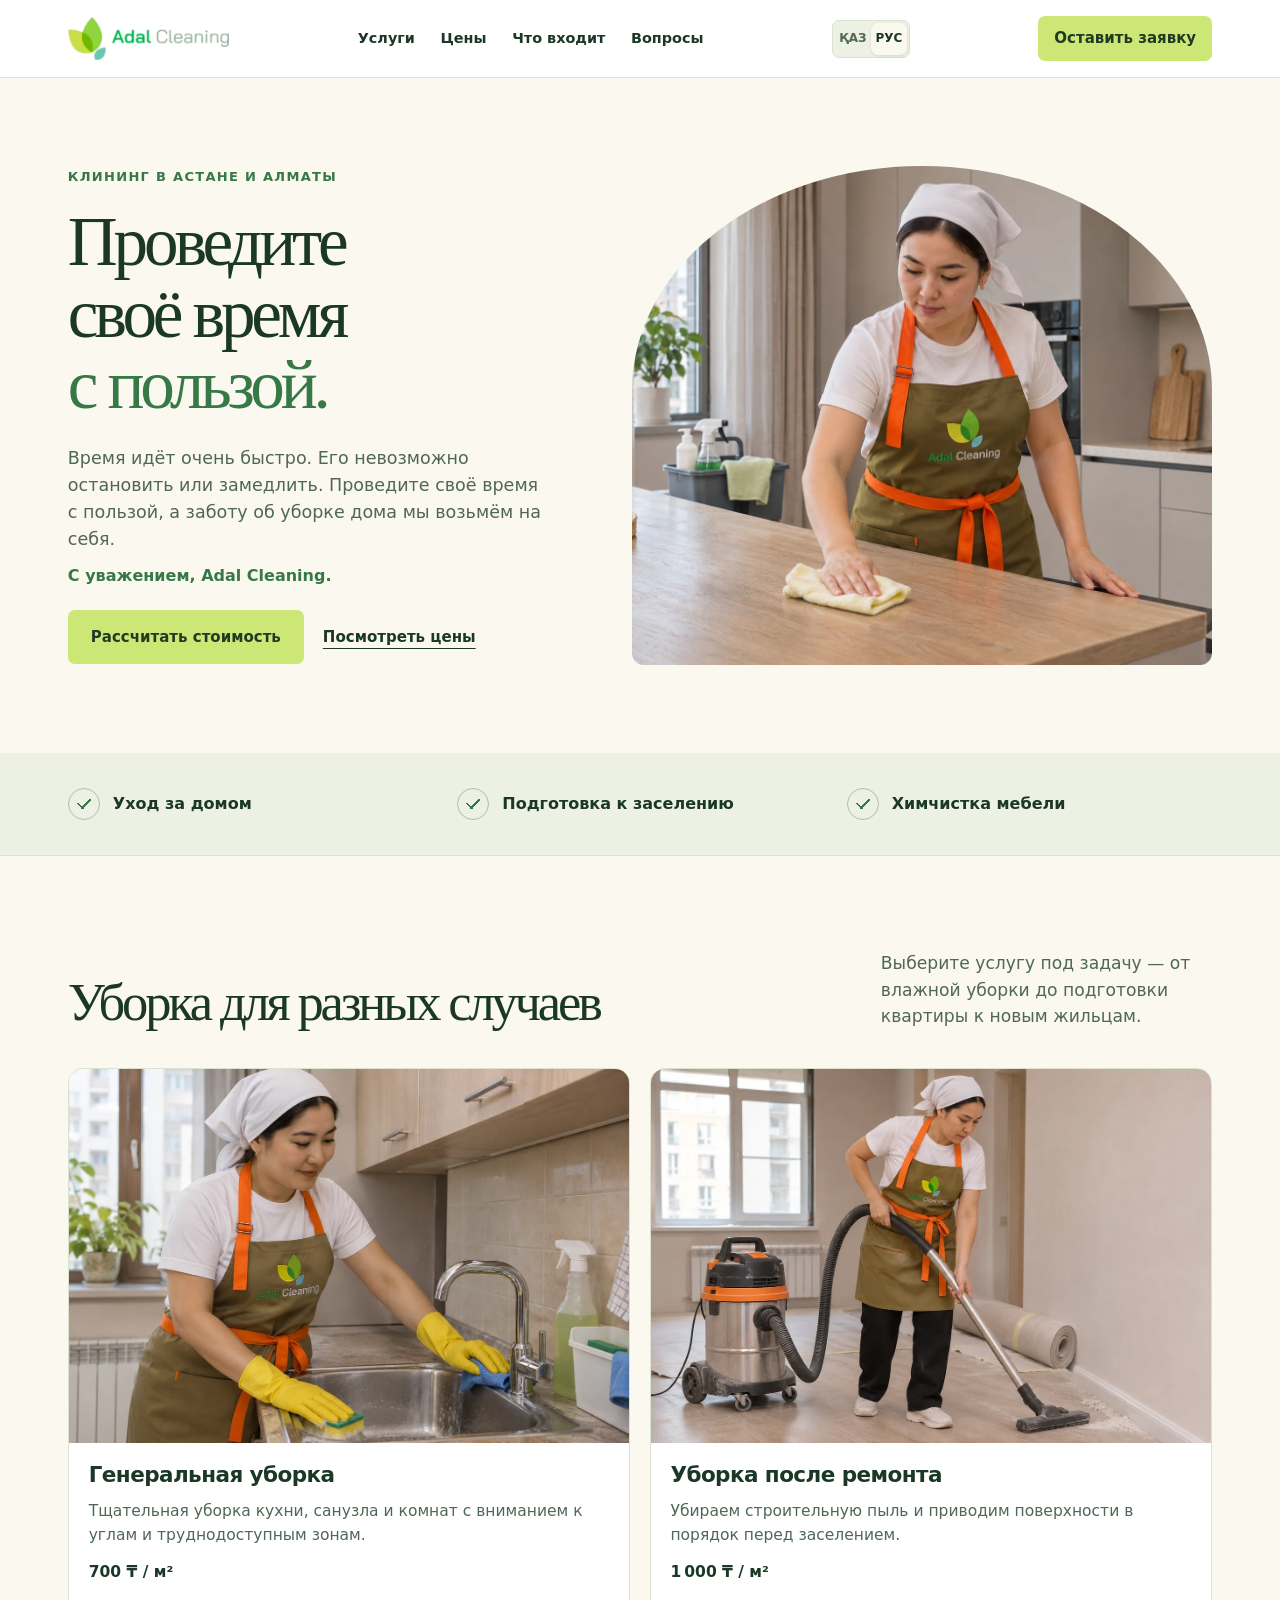
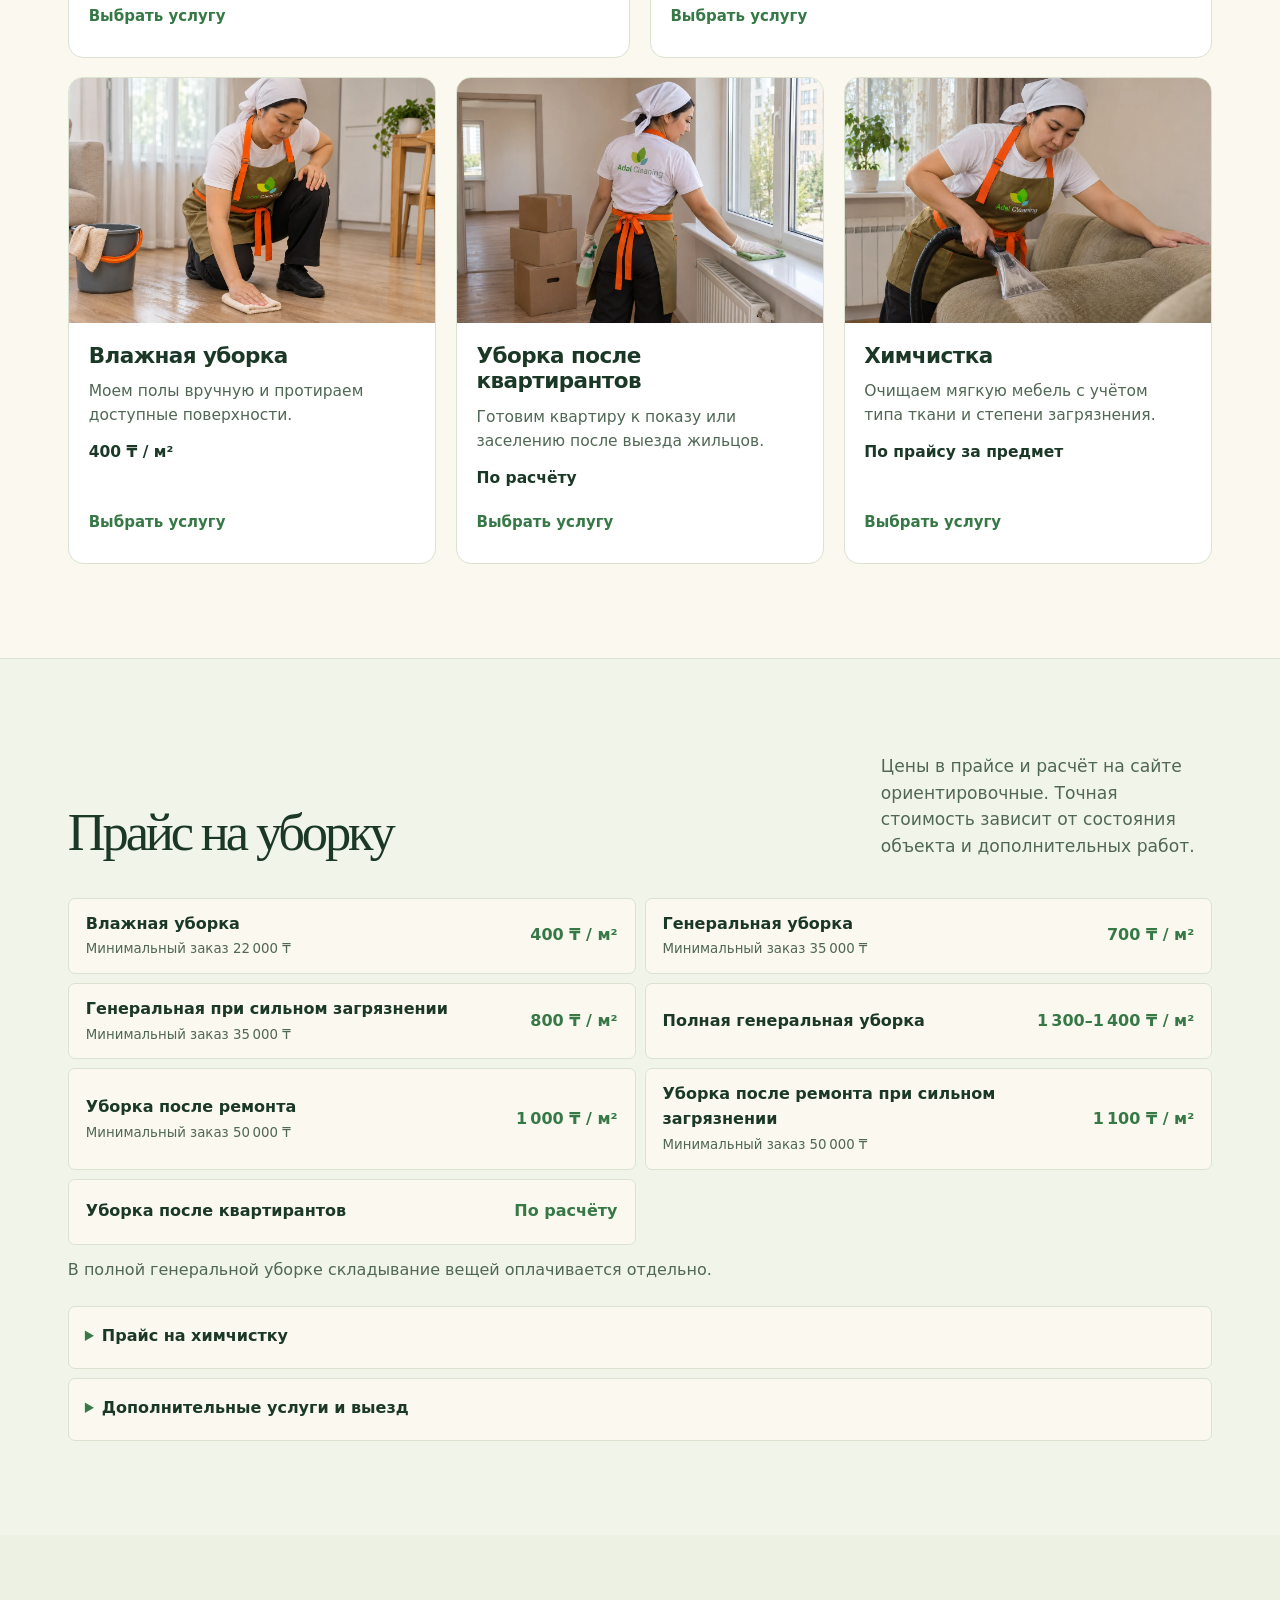
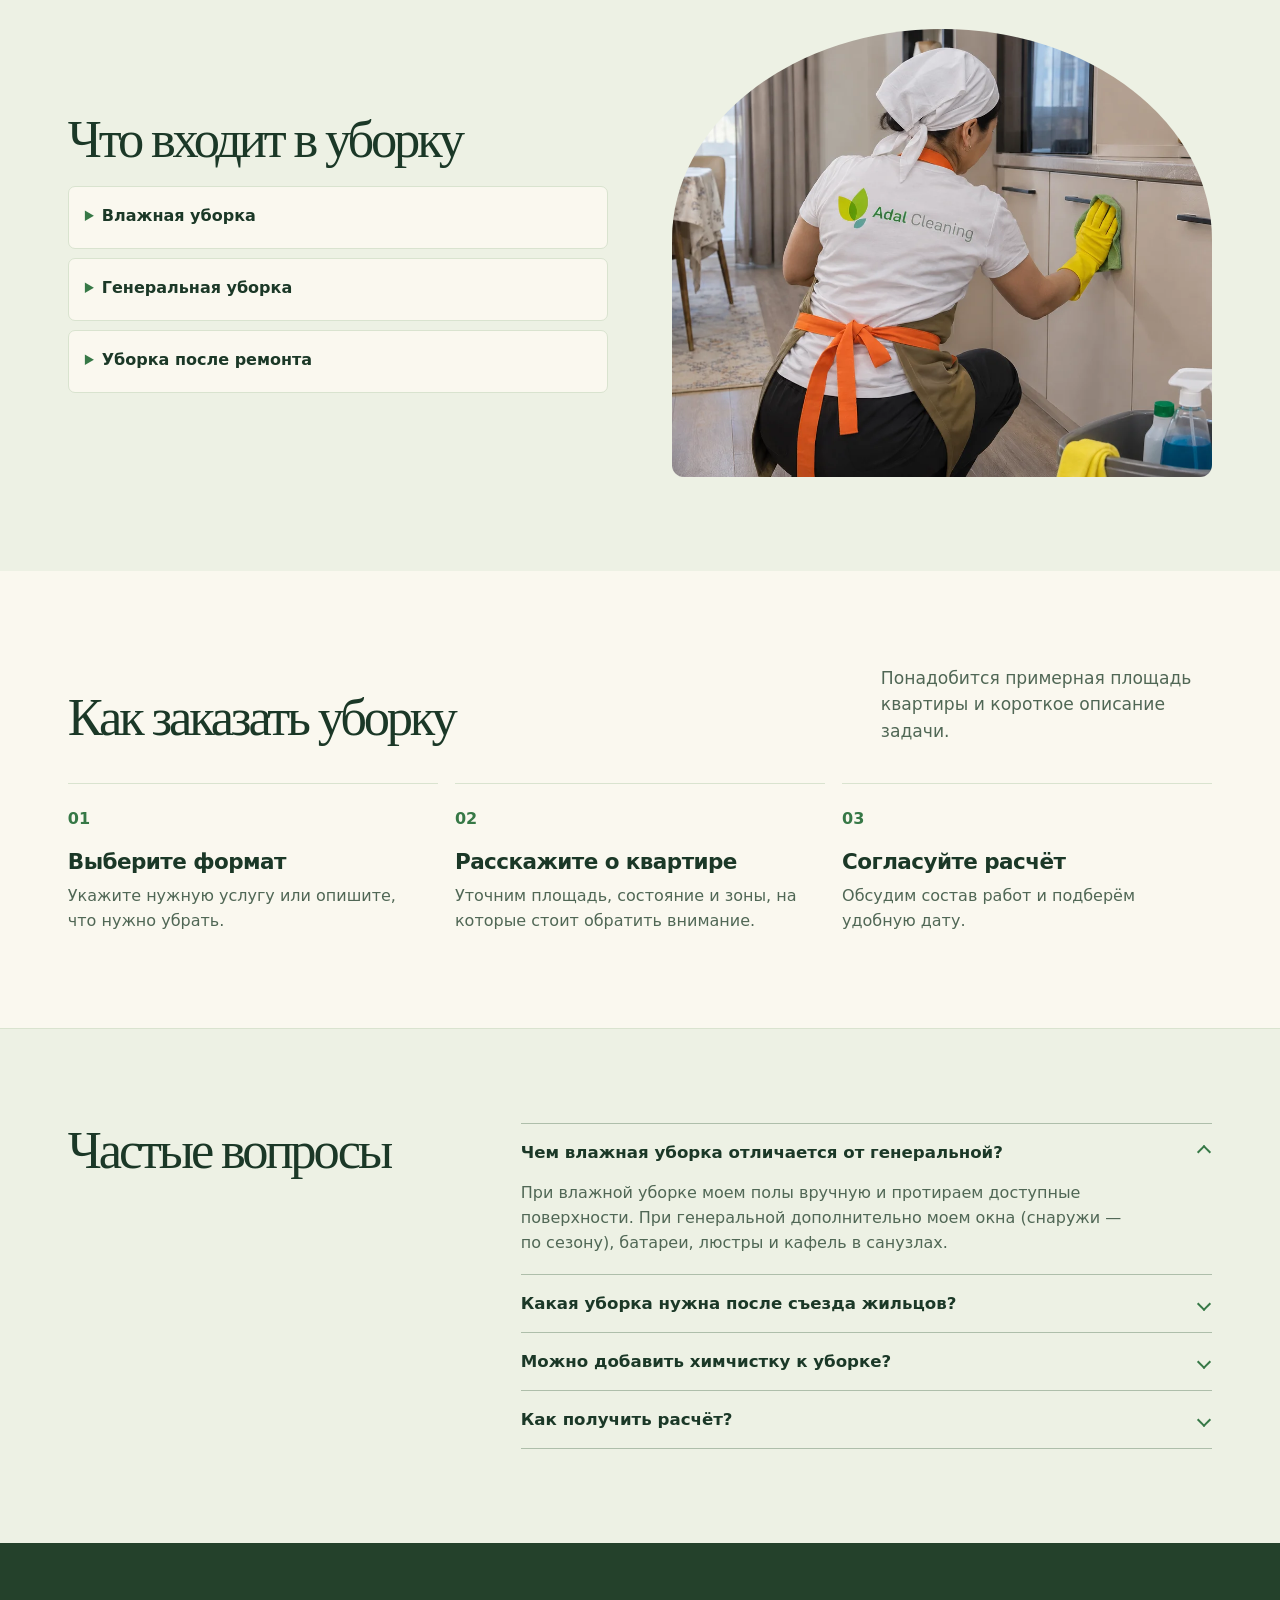
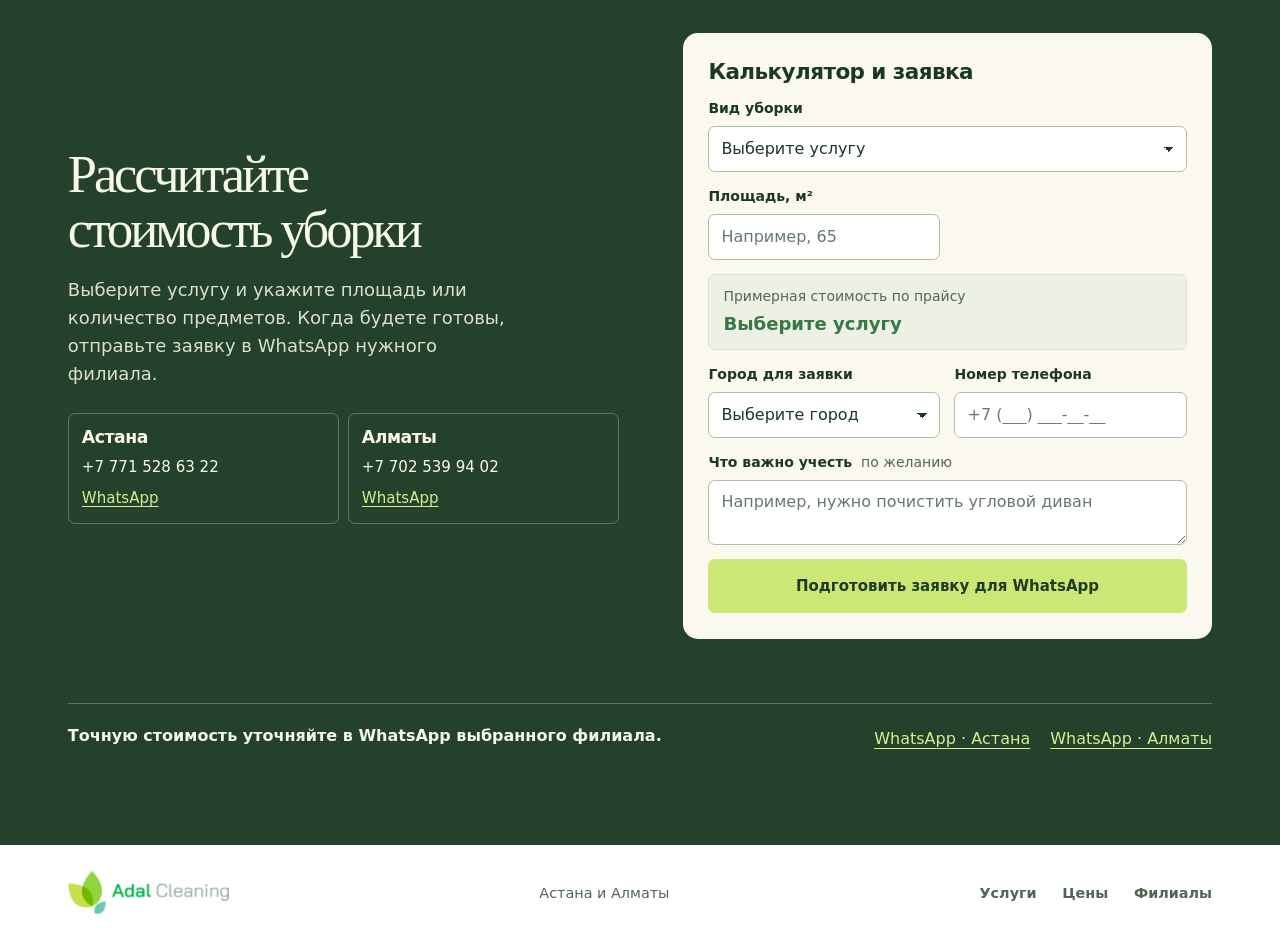
<file: index.html>
<!doctype html>
<html lang="ru">
<head>
  <meta charset="utf-8">
  <meta name="viewport" content="width=device-width, initial-scale=1">
  <meta name="description" content="Уборка и химчистка в Астане и Алматы. Прайс, онлайн-расчёт и связь с филиалом в WhatsApp.">
  <meta name="theme-color" content="#faf8ef">
  <title>Adal Cleaning | Клининг для дома</title>
  <link rel="alternate" hreflang="ru" href="index.html">
  <link rel="alternate" hreflang="kk" href="kk.html">
  <link rel="icon" href="assets/adal-leaves-64.png" type="image/png" sizes="64x64">
  <link rel="icon" href="assets/adal-leaves.svg" type="image/svg+xml" sizes="any">
  <link rel="stylesheet" href="shared/landing.css">
  <link rel="stylesheet" href="shared/pricing.css">
  <script src="shared/landing.js" defer></script>
</head>
<body class="adal_cleaning" id="top" data-brand="Adal Cleaning">
  <a class="skip-link" href="#main">Перейти к содержанию</a>
  <header class="top">
    <div class="wrap top-inner">
      <a class="logo" href="#top" aria-label="Adal Cleaning — в начало"><img src="assets/logo.png" alt="" decoding="async"></a>
      <nav class="language-switch" aria-label="Язык сайта">
        <a href="kk.html" hreflang="kk" lang="kk" aria-label="Қазақша" data-language-link>ҚАЗ</a>
        <a href="index.html" hreflang="ru" lang="ru" aria-label="Русский" aria-current="page" data-language-link>РУС</a>
      </nav>
      <button class="menu-toggle" type="button" aria-label="Открыть меню" aria-expanded="false" aria-controls="site-nav" hidden>
        <span class="menu-icon" aria-hidden="true"><span></span><span></span><span></span></span>
        <span class="menu-label">Меню</span>
      </button>
      <nav class="nav" id="site-nav" aria-label="Главное меню">
        <a href="#services">Услуги</a>
        <a href="#prices">Цены</a>
        <a href="#details">Что входит</a>
        <a href="#faq">Вопросы</a>
        <a class="mobile-menu-cta" href="#contact">Оставить заявку</a>
      </nav>
      <a class="button top-cta" href="#contact">Оставить заявку</a>
    </div>
    <div class="scroll-progress" aria-hidden="true"></div>
  </header>
  <main id="main">
    <section class="hero" aria-labelledby="hero-title">
      <div class="wrap hero-grid">
        <div class="hero-text">
          <p class="kicker">Клининг в Астане и Алматы</p>
          <h1 id="hero-title">Проведите своё время <span>с пользой.</span></h1>
          <p class="description">Время идёт очень быстро. Его невозможно остановить или замедлить. Проведите своё время с пользой, а заботу об уборке дома мы возьмём на себя.</p>
          <p class="hero-signature">С уважением, Adal Cleaning.</p>
          <div class="hero-cta">
            <a class="button" href="#contact">Рассчитать стоимость</a>
            <a class="hero-link" href="#prices">Посмотреть цены</a>
          </div>
        </div>
        <img src="assets/team-hero.webp" width="1536" height="1024" alt="Клинер за работой в квартире" class="hero-photo" fetchpriority="high">
      </div>
    </section>
    <div class="feature-strip">
      <ul class="wrap" role="list">
        <li>Уход за домом</li>
        <li>Подготовка к заселению</li>
        <li>Химчистка мебели</li>
      </ul>
    </div>
    <section class="pad services" id="services" aria-labelledby="services-title">
      <div class="wrap">
        <div class="section-title" data-reveal>
          <h2 id="services-title">Уборка для разных случаев</h2>
          <p class="aside">Выберите услугу под задачу — от влажной уборки до подготовки квартиры к новым жильцам.</p>
        </div>
        <div class="cards">
          <article class="card" data-reveal>
            <div class="card-media"><img src="assets/team-deep.webp" width="1280" height="853" alt="" loading="lazy" decoding="async"></div>
            <div class="card-body">
              <h3>Генеральная уборка</h3>
              <p>Тщательная уборка кухни, санузла и комнат с вниманием к углам и труднодоступным зонам.</p>
              <p class="price">700 ₸ / м²</p>
              <a class="service-link" href="#contact" data-service="general">Выбрать услугу<span class="sr-only"> · Генеральная уборка</span></a>
            </div>
          </article>
          <article class="card" data-reveal>
            <div class="card-media"><img src="assets/team-renovation.webp" width="1280" height="853" alt="" loading="lazy" decoding="async"></div>
            <div class="card-body">
              <h3>Уборка после ремонта</h3>
              <p>Убираем строительную пыль и приводим поверхности в порядок перед заселением.</p>
              <p class="price">1 000 ₸ / м²</p>
              <a class="service-link" href="#contact" data-service="renovation">Выбрать услугу<span class="sr-only"> · Уборка после ремонта</span></a>
            </div>
          </article>
          <article class="card" data-reveal>
            <div class="card-media"><img src="assets/team-floor-by-hand.webp" width="1280" height="853" alt="" loading="lazy" decoding="async"></div>
            <div class="card-body">
              <h3>Влажная уборка</h3>
              <p>Моем полы вручную и протираем доступные поверхности.</p>
              <p class="price">400 ₸ / м²</p>
              <a class="service-link" href="#contact" data-service="wet">Выбрать услугу<span class="sr-only"> · Влажная уборка</span></a>
            </div>
          </article>
          <article class="card" data-reveal>
            <div class="card-media"><img src="assets/team-move.webp" width="1280" height="853" alt="" loading="lazy" decoding="async"></div>
            <div class="card-body">
              <h3>Уборка после квартирантов</h3>
              <p>Готовим квартиру к показу или заселению после выезда жильцов.</p>
              <p class="price">По расчёту</p>
              <a class="service-link" href="#contact" data-service="tenants">Выбрать услугу<span class="sr-only"> · Уборка после квартирантов</span></a>
            </div>
          </article>
          <article class="card" data-reveal>
            <div class="card-media"><img src="assets/team-upholstery.webp" width="1280" height="853" alt="" loading="lazy" decoding="async"></div>
            <div class="card-body">
              <h3>Химчистка</h3>
              <p>Очищаем мягкую мебель с учётом типа ткани и степени загрязнения.</p>
              <p class="price">По прайсу за предмет</p>
              <a class="service-link" href="#contact" data-service="dry">Выбрать услугу<span class="sr-only"> · Химчистка</span></a>
            </div>
          </article>
        </div>
      </div>
    </section>
    <section class="pad pricing" id="prices" aria-labelledby="prices-title">
      <div class="wrap">
        <div class="section-title" data-reveal>
          <h2 id="prices-title">Прайс на уборку</h2>
          <p class="aside">Цены в прайсе и расчёт на сайте ориентировочные. Точная стоимость зависит от состояния объекта и дополнительных работ.</p>
        </div>
        <div class="tariffs" data-reveal>
          <a class="tariff" href="#contact" data-service="wet"><span>Влажная уборка<small>Минимальный заказ 22 000 ₸</small></span><strong>400 ₸ / м²</strong><span class="sr-only"> · Рассчитать</span></a>
          <a class="tariff" href="#contact" data-service="general"><span>Генеральная уборка<small>Минимальный заказ 35 000 ₸</small></span><strong>700 ₸ / м²</strong><span class="sr-only"> · Рассчитать</span></a>
          <a class="tariff" href="#contact" data-service="general-heavy"><span>Генеральная при сильном загрязнении<small>Минимальный заказ 35 000 ₸</small></span><strong>800 ₸ / м²</strong><span class="sr-only"> · Рассчитать</span></a>
          <a class="tariff" href="#contact" data-service="general-full"><span>Полная генеральная уборка</span><strong>1 300–1 400 ₸ / м²</strong><span class="sr-only"> · Рассчитать</span></a>
          <a class="tariff" href="#contact" data-service="renovation"><span>Уборка после ремонта<small>Минимальный заказ 50 000 ₸</small></span><strong>1 000 ₸ / м²</strong><span class="sr-only"> · Рассчитать</span></a>
          <a class="tariff" href="#contact" data-service="renovation-heavy"><span>Уборка после ремонта при сильном загрязнении<small>Минимальный заказ 50 000 ₸</small></span><strong>1 100 ₸ / м²</strong><span class="sr-only"> · Рассчитать</span></a>
          <a class="tariff" href="#contact" data-service="tenants"><span>Уборка после квартирантов</span><strong>По расчёту</strong><span class="sr-only"> · Рассчитать</span></a>
        </div>
        <p class="tariff-note">В полной генеральной уборке складывание вещей оплачивается отдельно.</p>
        <div class="price-details" data-reveal>
          <details>
            <summary>Прайс на химчистку</summary>
            <dl>
            <div><dt>Стулья</dt><dd>1 000–3 000 ₸</dd></div>
            <div><dt>Кресло</dt><dd>5 000–10 000 ₸</dd></div>
            <div><dt>Диван</dt><dd>от 10 000 ₸</dd></div>
            <div><dt>Подушки</dt><dd>500–800 ₸</dd></div>
            <div><dt>Детский матрас</dt><dd>до 5 000 ₸</dd></div>
            <div><dt>Матрас 1,5 м</dt><dd>8 000–10 000 ₸</dd></div>
            <div><dt>Двуспальный матрас</dt><dd>10 000–18 000 ₸</dd></div>
            <div><dt>Изголовье кровати</dt><dd>4 000–8 000 ₸</dd></div>
            <div><dt>Кровать</dt><dd>5 000–9 000 ₸</dd></div>
            <div><dt>Пуфик</dt><dd>2 000–6 000 ₸</dd></div>
            <div><dt>Ковролин и ковровые покрытия</dt><dd>1 000 ₸ / м²</dd></div>
            </dl>
            <p>Цена зависит от размера и степени загрязнения.</p>
            <a class="service-link" href="#contact" data-service="dry">Рассчитать химчистку</a>
          </details>
          <details>
            <summary>Дополнительные услуги и выезд</summary>
            <dl>
            <div><dt>Кухонный гарнитур изнутри</dt><dd>3 000 ₸ / пог. м</dd></div>
            <div><dt>Шкафы изнутри</dt><dd>1 500 ₸ / пог. м</dd></div>
            <div><dt>Холодильник</dt><dd>3 000 ₸</dd></div>
            <div><dt>Холодильник с морозильной камерой</dt><dd>5 000 ₸</dd></div>
            <div><dt>Двухкамерный холодильник</dt><dd>7 000 ₸</dd></div>
            <div><dt>Посудомоечная машина</dt><dd>3 000 ₸</dd></div>
            <div><dt>Духовка</dt><dd>5 000 ₸</dd></div>
            <div><dt>Кондиционер</dt><dd>2 000 ₸</dd></div>
            <div><dt>Стирка тюля со снятием и навешиванием</dt><dd>2 000 ₸ / окно</dd></div>
            <div><dt>Стирка тюля и штор со снятием и навешиванием</dt><dd>5 000 ₸ / окно</dd></div>
            <div><dt>Глажка</dt><dd>1 500 ₸ / 30 мин</dd></div>
            <div><dt>Стиральная машина</dt><dd>5 000 ₸</dd></div>
            <div><dt>Балкон при уборке после ремонта</dt><dd>5 000–10 000 ₸</dd></div>
            <div><dt>Выезд за город</dt><dd>от 5 000 ₸</dd></div>
            </dl>
            <p>Стоимость выезда за город зависит от расстояния.</p>
          </details>
        </div>
      </div>
    </section>
    <section class="pad secondary " id="details" aria-labelledby="details-title">
      <div class="wrap split" data-reveal>
        <div class="secondary-copy">
          <h2 id="details-title">Что входит в уборку</h2>
          <div class="price-details scope-details">
            <details><summary>Влажная уборка</summary><p>Протираем открытые поверхности и фасады, пылесосим ковры и коврики, вручную моем полы и плинтусы, чистим сантехнику и выносим бытовой мусор.</p></details>
            <details><summary>Генеральная уборка</summary><p>Убираем пыль со стен и потолков, моем окна (снаружи — по сезону), батареи, люстры и кафель в санузлах. Чистим шторы паром. Моем полы и плинтусы, убираем за подвижной мебелью, чистим кухонные фасады, вытяжку и санузлы. Мытьё шкафов, холодильника и духовки изнутри оплачивается отдельно.</p></details>
            <details><summary>Уборка после ремонта</summary><p>Убираем строительную пыль со всех доступных поверхностей, моем окна, рамы и подоконники, снимаем плёнку и наклейки. Чистим радиаторы и сантехнику, моем полы и удаляем следы цемента и краски там, где это возможно.</p></details>
          </div>
        </div>
        <img src="assets/team-detail.webp" width="1280" height="853" alt="Профессиональная уборка в квартире" class="photobox" loading="lazy" decoding="async">
      </div>
    </section>
    <section class="pad standards" id="process" aria-labelledby="process-title">
      <div class="wrap">
        <div class="section-title" data-reveal>
          <h2 id="process-title">Как заказать уборку</h2>
          <p class="aside">Понадобится примерная площадь квартиры и короткое описание задачи.</p>
        </div>
        <ol class="steps" role="list">
          <li class="step" data-reveal>
            <span class="step-number" aria-hidden="true">01</span>
            <h3>Выберите формат</h3>
            <p>Укажите нужную услугу или опишите, что нужно убрать.</p>
          </li>
          <li class="step" data-reveal>
            <span class="step-number" aria-hidden="true">02</span>
            <h3>Расскажите о квартире</h3>
            <p>Уточним площадь, состояние и зоны, на которые стоит обратить внимание.</p>
          </li>
          <li class="step" data-reveal>
            <span class="step-number" aria-hidden="true">03</span>
            <h3>Согласуйте расчёт</h3>
            <p>Обсудим состав работ и подберём удобную дату.</p>
          </li>
        </ol>
      </div>
    </section>
    <section class="pad faq" id="faq" aria-labelledby="faq-title">
      <div class="wrap" data-reveal>
        <h2 id="faq-title">Частые вопросы</h2>
        <div>
          <details name="faq" open>
            <summary>Чем влажная уборка отличается от генеральной?</summary>
            <p>При влажной уборке моем полы вручную и протираем доступные поверхности. При генеральной дополнительно моем окна (снаружи — по сезону), батареи, люстры и кафель в санузлах.</p>
          </details>
          <details name="faq">
            <summary>Какая уборка нужна после съезда жильцов?</summary>
            <p>Выберите уборку после квартирантов и опишите, что нужно подготовить к следующему заселению.</p>
          </details>
          <details name="faq">
            <summary>Можно добавить химчистку к уборке?</summary>
            <p>Укажите, какую мебель нужно почистить, чтобы согласовать это вместе с уборкой.</p>
          </details>
          <details name="faq">
            <summary>Как получить расчёт?</summary>
            <p>Оставьте номер телефона, укажите услугу и площадь квартиры.</p>
          </details>
        </div>
      </div>
    </section>
    <section class="contact" id="contact" aria-labelledby="contact-title">
      <div class="wrap">
        <div data-reveal>
          <h2 id="contact-title">Рассчитайте стоимость уборки</h2>
          <p>Выберите услугу и укажите площадь или количество предметов. Когда будете готовы, отправьте заявку в WhatsApp нужного филиала.</p>
          <div class="branch-list" aria-label="Контакты филиалов">
            <div class="branch">
              <h3>Астана</h3>
              <a href="tel:+77715286322">+7 771 528 63 22</a>
              <a href="https://wa.me/77715286322" aria-label="Написать в WhatsApp · Астана">WhatsApp</a>
            </div>
            <div class="branch">
              <h3>Алматы</h3>
              <a href="tel:+77025399402">+7 702 539 94 02</a>
              <a href="https://wa.me/77025399402" aria-label="Написать в WhatsApp · Алматы">WhatsApp</a>
            </div>
          </div>
        </div>
        <form id="quote-form" data-reveal>
          <h3 class="full">Калькулятор и заявка</h3>
          <label class="full" for="service">Вид уборки
            <select id="service" name="service" required>
              <option value="">Выберите услугу</option>
              <option value="wet" data-low="400" data-high="400" data-minimum="22000">Влажная уборка</option>
              <option value="general" data-low="700" data-high="700" data-minimum="35000">Генеральная уборка</option>
              <option value="general-heavy" data-low="800" data-high="800" data-minimum="35000">Генеральная при сильном загрязнении</option>
              <option value="general-full" data-low="1300" data-high="1400" data-minimum="0">Полная генеральная уборка</option>
              <option value="renovation" data-low="1000" data-high="1000" data-minimum="50000">Уборка после ремонта</option>
              <option value="renovation-heavy" data-low="1100" data-high="1100" data-minimum="50000">Уборка после ремонта при сильном загрязнении</option>
              <option value="tenants" data-low="0" data-high="0" data-minimum="0">Уборка после квартирантов</option>
              <option value="dry" data-low="0" data-high="0" data-minimum="0">Химчистка</option>
            </select>
          </label>
          <label class="full" for="item" id="item-field" hidden>Мебель или покрытие
            <select id="item" name="item" disabled>
              <option value="">Выберите позицию</option>
              <option value="1" data-low="1000" data-high="3000" data-area="false">Стулья</option>
              <option value="2" data-low="5000" data-high="10000" data-area="false">Кресло</option>
              <option value="3" data-low="10000" data-high="0" data-area="false">Диван</option>
              <option value="4" data-low="500" data-high="800" data-area="false">Подушки</option>
              <option value="5" data-low="0" data-high="5000" data-area="false">Детский матрас</option>
              <option value="6" data-low="8000" data-high="10000" data-area="false">Матрас 1,5 м</option>
              <option value="7" data-low="10000" data-high="18000" data-area="false">Двуспальный матрас</option>
              <option value="8" data-low="4000" data-high="8000" data-area="false">Изголовье кровати</option>
              <option value="9" data-low="5000" data-high="9000" data-area="false">Кровать</option>
              <option value="10" data-low="2000" data-high="6000" data-area="false">Пуфик</option>
              <option value="11" data-low="1000" data-high="1000" data-area="true">Ковролин и ковровые покрытия</option>
            </select>
          </label>
          <label for="area" id="area-field">Площадь, м²
            <input id="area" name="area" type="number" min="0.1" step="any" inputmode="decimal" placeholder="Например, 65">
          </label>
          <label for="quantity" id="quantity-field" hidden>Количество, шт.
            <input id="quantity" name="quantity" type="number" min="1" step="1" inputmode="numeric" value="1" disabled>
          </label>
          <div class="estimate full">
            <span>Примерная стоимость по прайсу</span>
            <output id="estimate" for="service area item quantity" aria-live="polite">Выберите услугу</output>
            <small id="estimate-note"></small>
          </div>
          <label for="city">Город для заявки
            <select id="city" name="city" required>
              <option value="">Выберите город</option>
              <option value="astana" data-whatsapp="77715286322">Астана</option>
              <option value="almaty" data-whatsapp="77025399402">Алматы</option>
            </select>
          </label>
          <label for="phone">Номер телефона
            <input id="phone" name="phone" type="tel" autocomplete="tel" inputmode="tel" maxlength="32" placeholder="+7 (___) ___-__-__" required>
          </label>
          <label class="full" for="notes">Что важно учесть <span>по желанию</span>
            <textarea id="notes" name="notes" rows="2" maxlength="500" placeholder="Например, нужно почистить угловой диван"></textarea>
          </label>
          <button class="button full" type="submit" disabled>Подготовить заявку для WhatsApp</button>
          <noscript class="full"><p class="form-hint">Включите JavaScript, чтобы подготовить текст заявки.</p></noscript>
          <div class="form-result full" id="quote-result" hidden>
            <p class="result-status" id="quote-status" role="status"></p>
            <label for="quote-message">Текст заявки</label>
            <textarea id="quote-message" rows="5" readonly></textarea>
            <div class="result-actions">
              <button class="button button-outline" id="quote-copy" type="button">Скопировать</button>
              <a class="button" id="quote-whatsapp" target="_blank" rel="noopener noreferrer">Открыть WhatsApp</a>
            </div>
          </div>
        </form>
        <aside class="final-price-note">
          <p>Точную стоимость уточняйте в WhatsApp выбранного филиала.</p>
          <div>
            <a href="https://wa.me/77715286322">WhatsApp · Астана</a>
            <a href="https://wa.me/77025399402">WhatsApp · Алматы</a>
          </div>
        </aside>
      </div>
    </section>
  </main>
  <footer class="foot">
    <div class="wrap">
      <a class="logo" href="#top" aria-label="Adal Cleaning — в начало"><img src="assets/logo.png" alt="" decoding="async"></a>
      <span>Астана и Алматы</span>
      <nav aria-label="Подвал">
        <a href="#services">Услуги</a>
        <a href="#prices">Цены</a>
        <a href="#contact">Филиалы</a>
      </nav>
    </div>
  </footer>
</body>
</html>
</file>
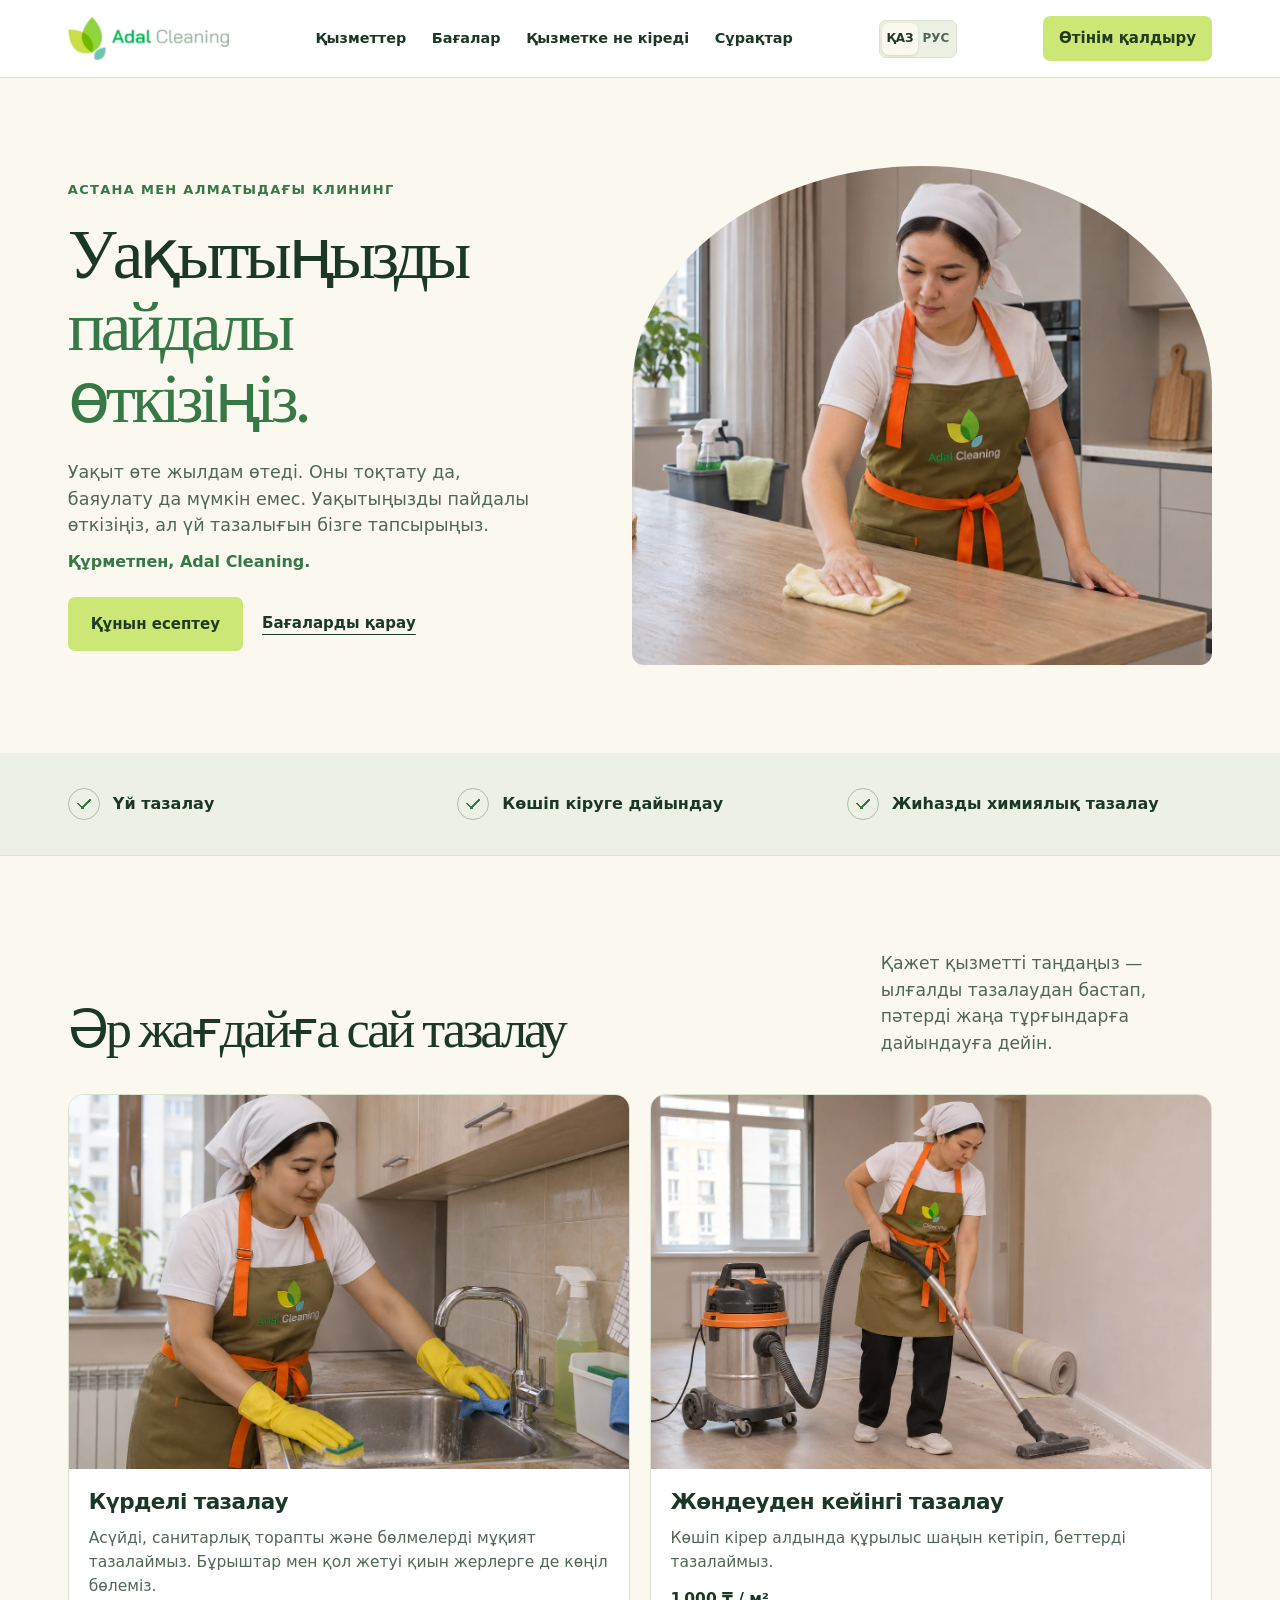
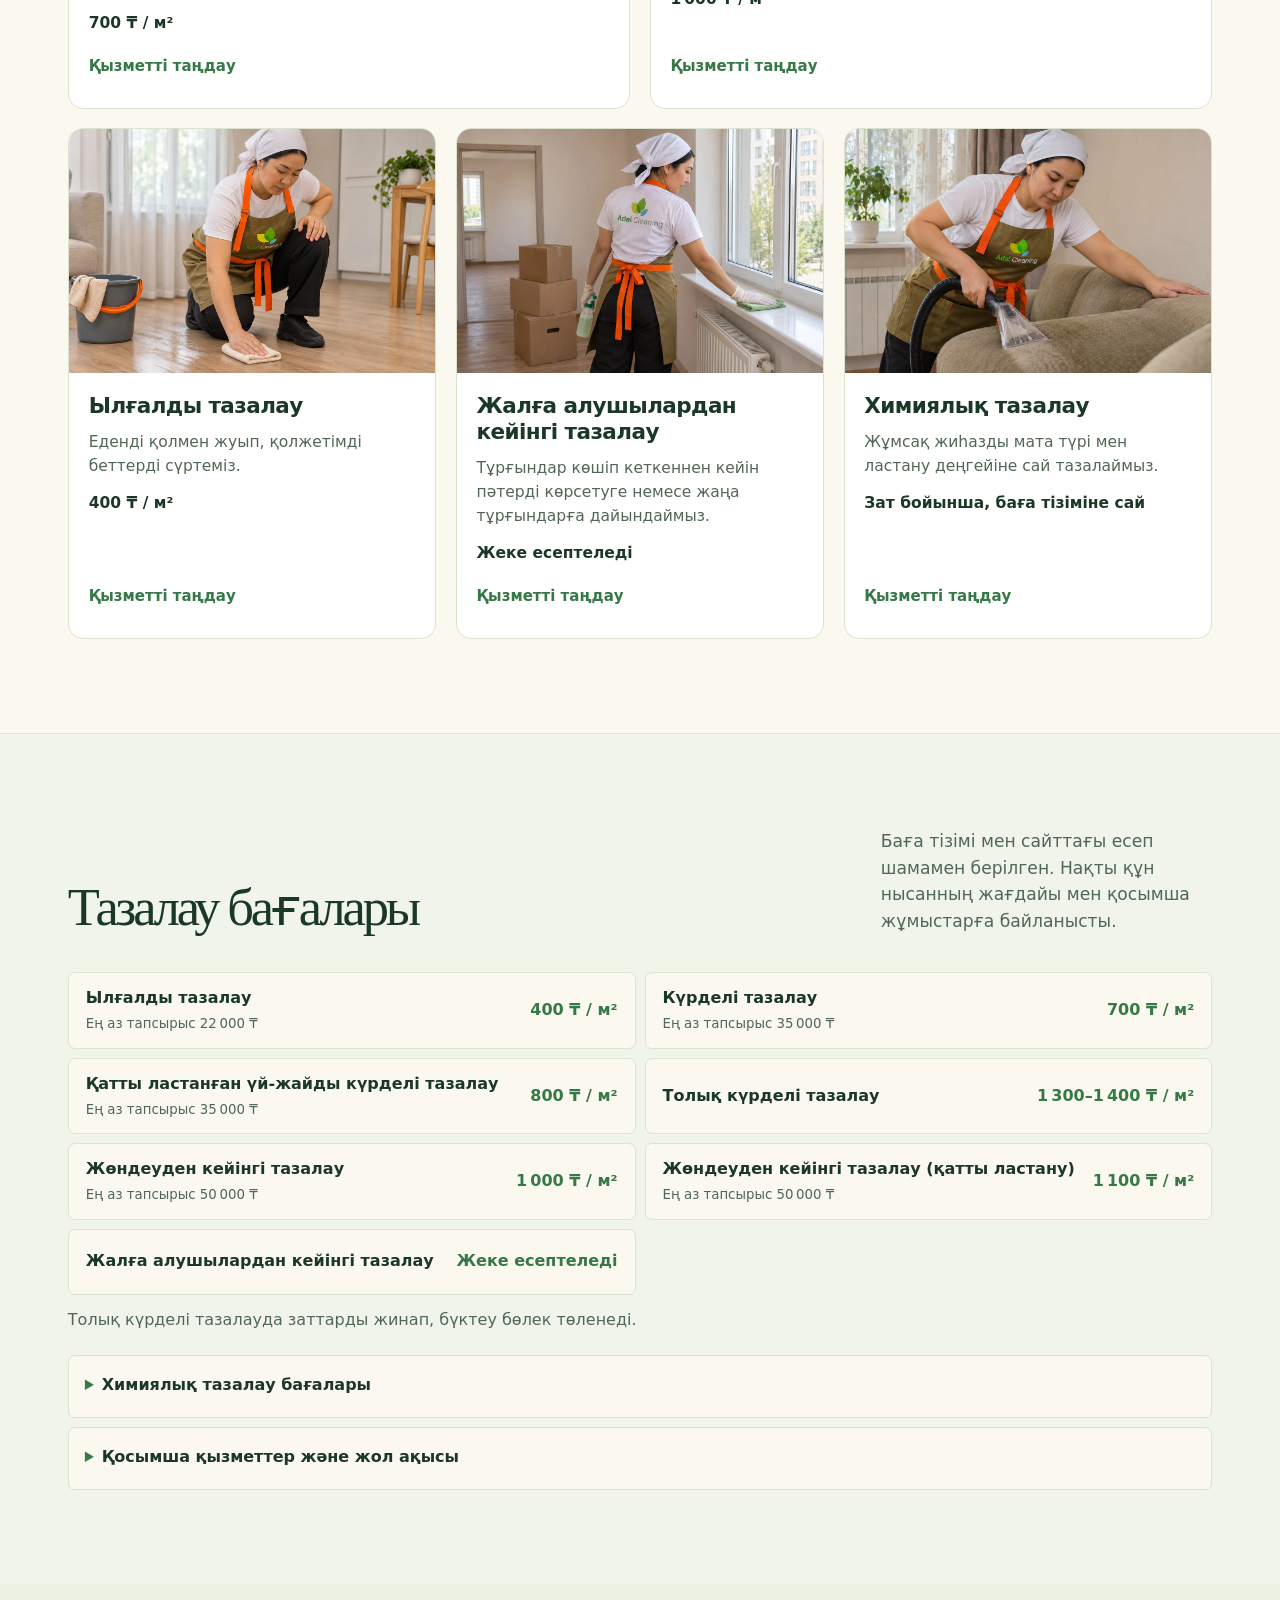
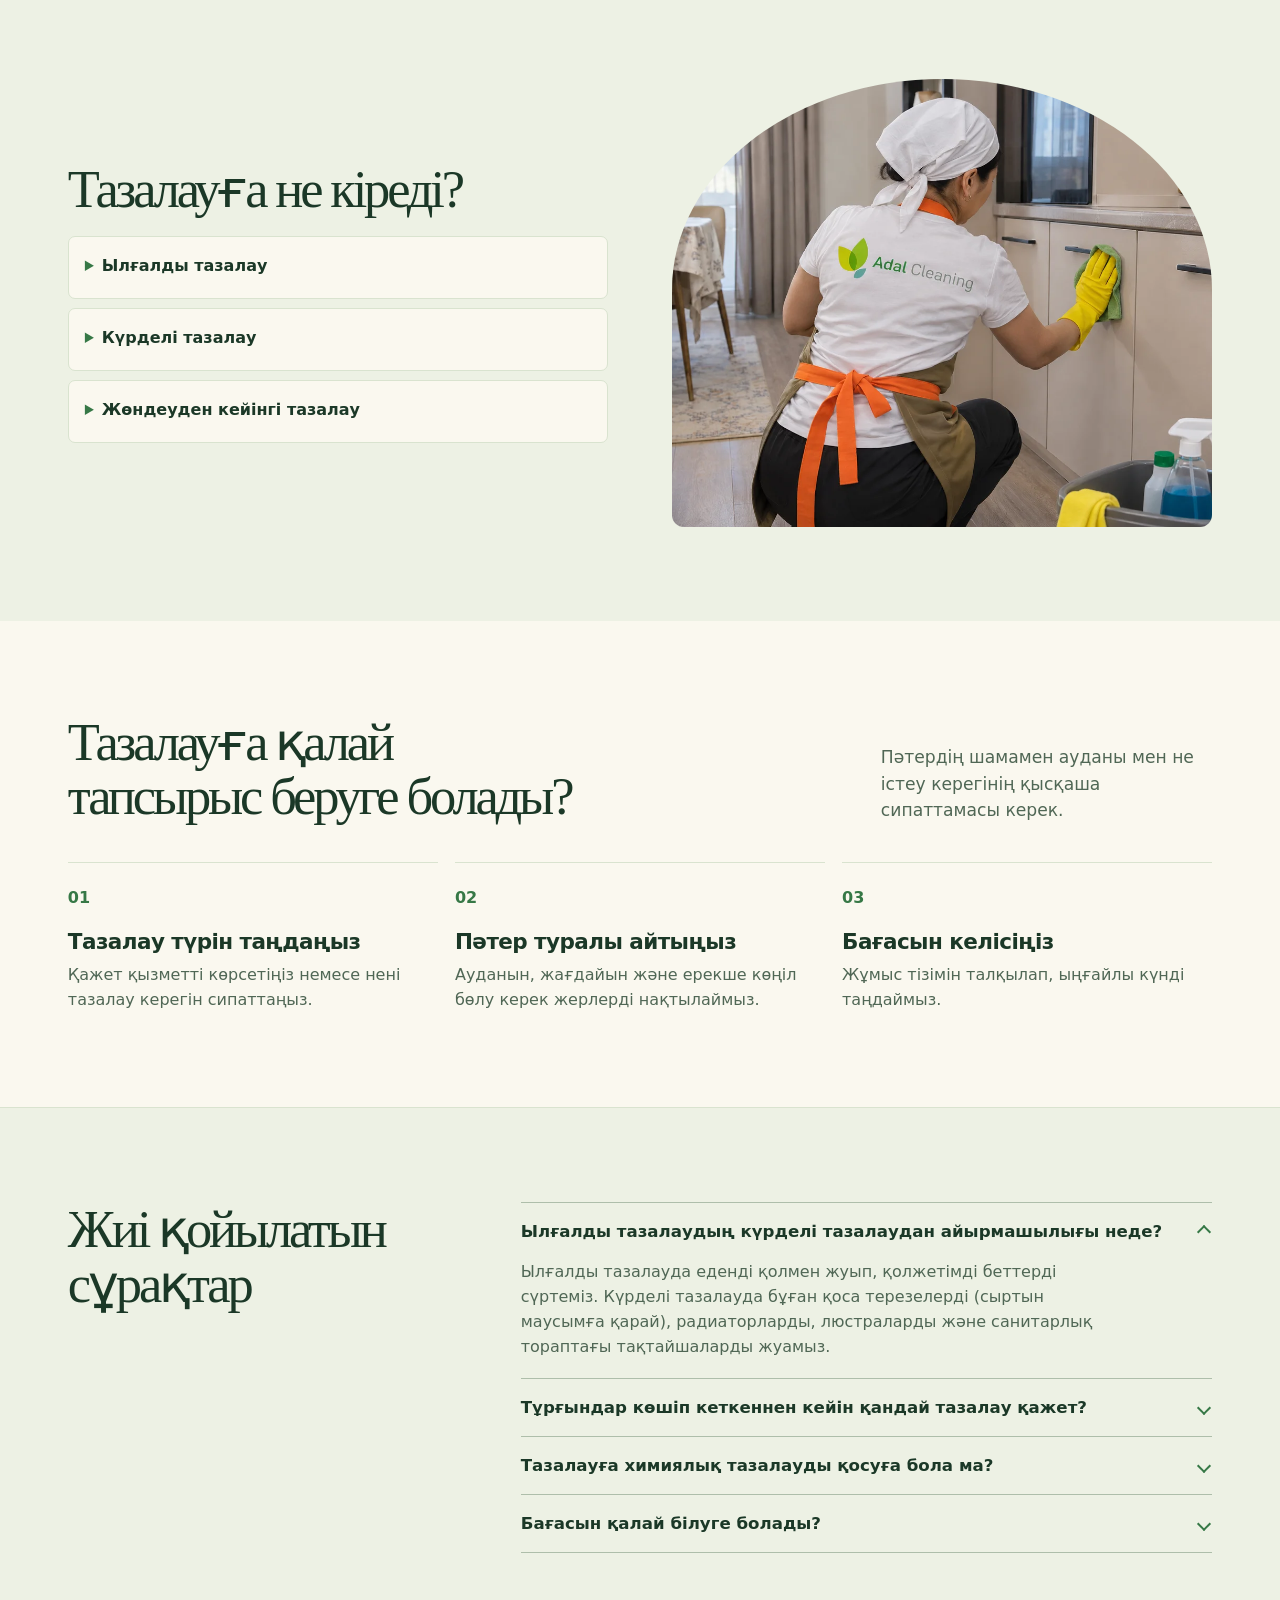
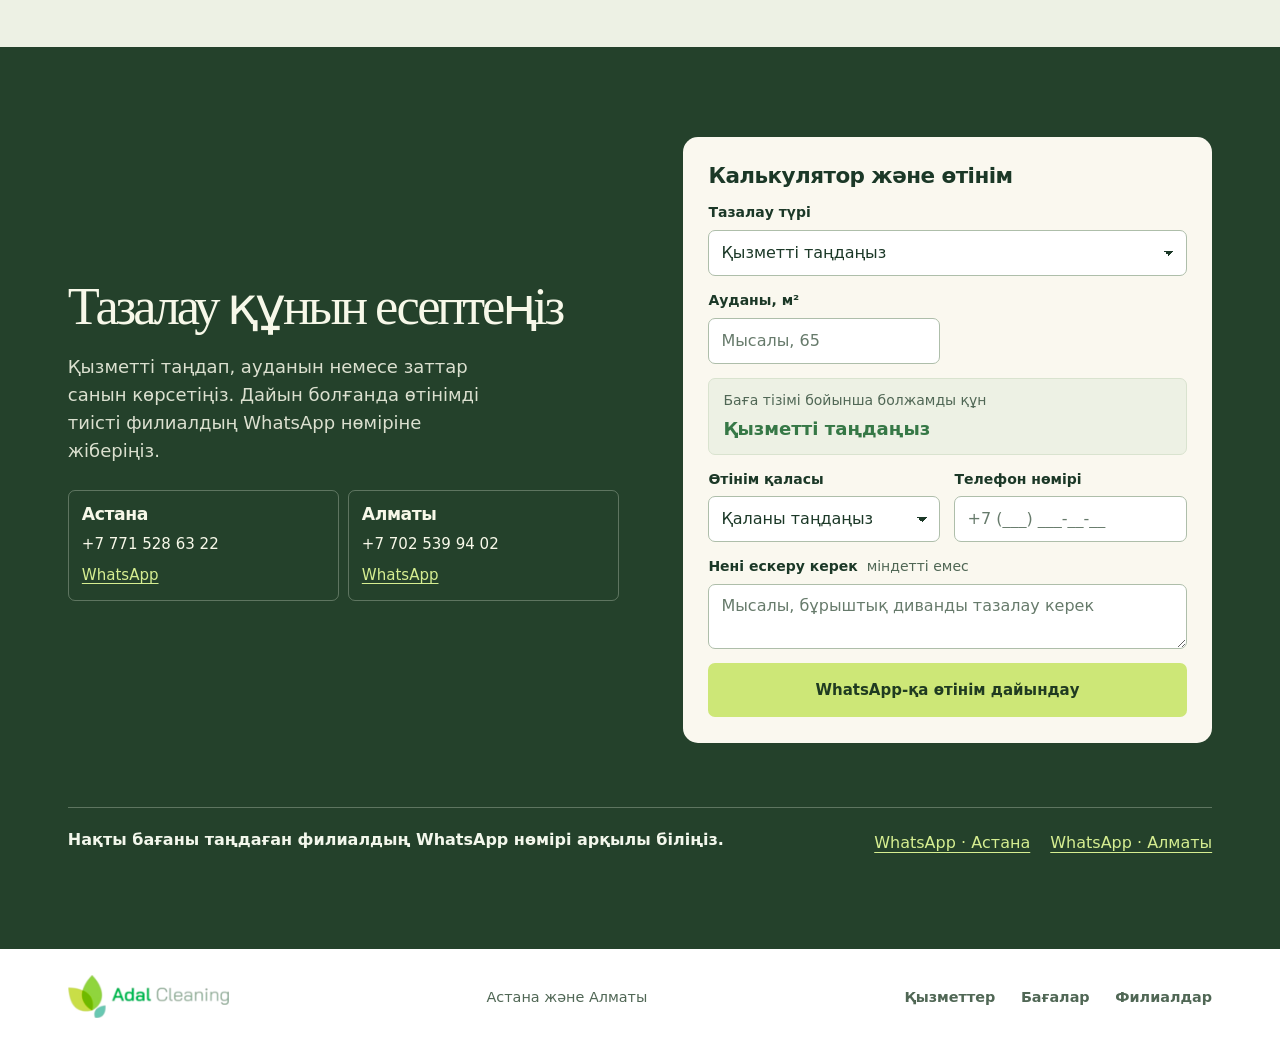
<file: kk.html>
<!doctype html>
<html lang="kk">
<head>
  <meta charset="utf-8">
  <meta name="viewport" content="width=device-width, initial-scale=1">
  <meta name="description" content="Астана мен Алматыдағы тазалау және химиялық тазалау. Бағалар, онлайн есептеу және филиалдың WhatsApp нөмірі.">
  <meta name="theme-color" content="#faf8ef">
  <title>Adal Cleaning | Үй тазалау қызметі</title>
  <link rel="alternate" hreflang="ru" href="index.html">
  <link rel="alternate" hreflang="kk" href="kk.html">
  <link rel="icon" href="assets/adal-leaves-64.png" type="image/png" sizes="64x64">
  <link rel="icon" href="assets/adal-leaves.svg" type="image/svg+xml" sizes="any">
  <link rel="stylesheet" href="shared/landing.css">
  <link rel="stylesheet" href="shared/pricing.css">
  <script src="shared/landing.js" defer></script>
</head>
<body class="adal_cleaning" id="top" data-brand="Adal Cleaning">
  <a class="skip-link" href="#main">Мазмұнға өту</a>
  <header class="top">
    <div class="wrap top-inner">
      <a class="logo" href="#top" aria-label="Adal Cleaning — беттің басына"><img src="assets/logo.png" alt="" decoding="async"></a>
      <nav class="language-switch" aria-label="Сайт тілі">
        <a href="kk.html" hreflang="kk" lang="kk" aria-label="Қазақша" aria-current="page" data-language-link>ҚАЗ</a>
        <a href="index.html" hreflang="ru" lang="ru" aria-label="Русский" data-language-link>РУС</a>
      </nav>
      <button class="menu-toggle" type="button" aria-label="Мәзірді ашу" aria-expanded="false" aria-controls="site-nav" hidden>
        <span class="menu-icon" aria-hidden="true"><span></span><span></span><span></span></span>
        <span class="menu-label">Мәзір</span>
      </button>
      <nav class="nav" id="site-nav" aria-label="Басты мәзір">
        <a href="#services">Қызметтер</a>
        <a href="#prices">Бағалар</a>
        <a href="#details">Қызметке не кіреді</a>
        <a href="#faq">Сұрақтар</a>
        <a class="mobile-menu-cta" href="#contact">Өтінім қалдыру</a>
      </nav>
      <a class="button top-cta" href="#contact">Өтінім қалдыру</a>
    </div>
    <div class="scroll-progress" aria-hidden="true"></div>
  </header>
  <main id="main">
    <section class="hero" aria-labelledby="hero-title">
      <div class="wrap hero-grid">
        <div class="hero-text">
          <p class="kicker">Астана мен Алматыдағы клининг</p>
          <h1 id="hero-title">Уақытыңызды <span>пайдалы өткізіңіз.</span></h1>
          <p class="description">Уақыт өте жылдам өтеді. Оны тоқтату да, баяулату да мүмкін емес. Уақытыңызды пайдалы өткізіңіз, ал үй тазалығын бізге тапсырыңыз.</p>
          <p class="hero-signature">Құрметпен, Adal Cleaning.</p>
          <div class="hero-cta">
            <a class="button" href="#contact">Құнын есептеу</a>
            <a class="hero-link" href="#prices">Бағаларды қарау</a>
          </div>
        </div>
        <img src="assets/team-hero.webp" width="1536" height="1024" alt="Пәтер жинап жүрген клинер" class="hero-photo" fetchpriority="high">
      </div>
    </section>
    <div class="feature-strip">
      <ul class="wrap" role="list">
        <li>Үй тазалау</li>
        <li>Көшіп кіруге дайындау</li>
        <li>Жиһазды химиялық тазалау</li>
      </ul>
    </div>
    <section class="pad services" id="services" aria-labelledby="services-title">
      <div class="wrap">
        <div class="section-title" data-reveal>
          <h2 id="services-title">Әр жағдайға сай тазалау</h2>
          <p class="aside">Қажет қызметті таңдаңыз — ылғалды тазалаудан бастап, пәтерді жаңа тұрғындарға дайындауға дейін.</p>
        </div>
        <div class="cards">
          <article class="card" data-reveal>
            <div class="card-media"><img src="assets/team-deep.webp" width="1280" height="853" alt="" loading="lazy" decoding="async"></div>
            <div class="card-body">
              <h3>Күрделі тазалау</h3>
              <p>Асүйді, санитарлық торапты және бөлмелерді мұқият тазалаймыз. Бұрыштар мен қол жетуі қиын жерлерге де көңіл бөлеміз.</p>
              <p class="price">700 ₸ / м²</p>
              <a class="service-link" href="#contact" data-service="general">Қызметті таңдау<span class="sr-only"> · Күрделі тазалау</span></a>
            </div>
          </article>
          <article class="card" data-reveal>
            <div class="card-media"><img src="assets/team-renovation.webp" width="1280" height="853" alt="" loading="lazy" decoding="async"></div>
            <div class="card-body">
              <h3>Жөндеуден кейінгі тазалау</h3>
              <p>Көшіп кірер алдында құрылыс шаңын кетіріп, беттерді тазалаймыз.</p>
              <p class="price">1 000 ₸ / м²</p>
              <a class="service-link" href="#contact" data-service="renovation">Қызметті таңдау<span class="sr-only"> · Жөндеуден кейінгі тазалау</span></a>
            </div>
          </article>
          <article class="card" data-reveal>
            <div class="card-media"><img src="assets/team-floor-by-hand.webp" width="1280" height="853" alt="" loading="lazy" decoding="async"></div>
            <div class="card-body">
              <h3>Ылғалды тазалау</h3>
              <p>Еденді қолмен жуып, қолжетімді беттерді сүртеміз.</p>
              <p class="price">400 ₸ / м²</p>
              <a class="service-link" href="#contact" data-service="wet">Қызметті таңдау<span class="sr-only"> · Ылғалды тазалау</span></a>
            </div>
          </article>
          <article class="card" data-reveal>
            <div class="card-media"><img src="assets/team-move.webp" width="1280" height="853" alt="" loading="lazy" decoding="async"></div>
            <div class="card-body">
              <h3>Жалға алушылардан кейінгі тазалау</h3>
              <p>Тұрғындар көшіп кеткеннен кейін пәтерді көрсетуге немесе жаңа тұрғындарға дайындаймыз.</p>
              <p class="price">Жеке есептеледі</p>
              <a class="service-link" href="#contact" data-service="tenants">Қызметті таңдау<span class="sr-only"> · Жалға алушылардан кейінгі тазалау</span></a>
            </div>
          </article>
          <article class="card" data-reveal>
            <div class="card-media"><img src="assets/team-upholstery.webp" width="1280" height="853" alt="" loading="lazy" decoding="async"></div>
            <div class="card-body">
              <h3>Химиялық тазалау</h3>
              <p>Жұмсақ жиһазды мата түрі мен ластану деңгейіне сай тазалаймыз.</p>
              <p class="price">Зат бойынша, баға тізіміне сай</p>
              <a class="service-link" href="#contact" data-service="dry">Қызметті таңдау<span class="sr-only"> · Химиялық тазалау</span></a>
            </div>
          </article>
        </div>
      </div>
    </section>
    <section class="pad pricing" id="prices" aria-labelledby="prices-title">
      <div class="wrap">
        <div class="section-title" data-reveal>
          <h2 id="prices-title">Тазалау бағалары</h2>
          <p class="aside">Баға тізімі мен сайттағы есеп шамамен берілген. Нақты құн нысанның жағдайы мен қосымша жұмыстарға байланысты.</p>
        </div>
        <div class="tariffs" data-reveal>
          <a class="tariff" href="#contact" data-service="wet"><span>Ылғалды тазалау<small>Ең аз тапсырыс 22 000 ₸</small></span><strong>400 ₸ / м²</strong><span class="sr-only"> · Есептеу</span></a>
          <a class="tariff" href="#contact" data-service="general"><span>Күрделі тазалау<small>Ең аз тапсырыс 35 000 ₸</small></span><strong>700 ₸ / м²</strong><span class="sr-only"> · Есептеу</span></a>
          <a class="tariff" href="#contact" data-service="general-heavy"><span>Қатты ластанған үй-жайды күрделі тазалау<small>Ең аз тапсырыс 35 000 ₸</small></span><strong>800 ₸ / м²</strong><span class="sr-only"> · Есептеу</span></a>
          <a class="tariff" href="#contact" data-service="general-full"><span>Толық күрделі тазалау</span><strong>1 300–1 400 ₸ / м²</strong><span class="sr-only"> · Есептеу</span></a>
          <a class="tariff" href="#contact" data-service="renovation"><span>Жөндеуден кейінгі тазалау<small>Ең аз тапсырыс 50 000 ₸</small></span><strong>1 000 ₸ / м²</strong><span class="sr-only"> · Есептеу</span></a>
          <a class="tariff" href="#contact" data-service="renovation-heavy"><span>Жөндеуден кейінгі тазалау (қатты ластану)<small>Ең аз тапсырыс 50 000 ₸</small></span><strong>1 100 ₸ / м²</strong><span class="sr-only"> · Есептеу</span></a>
          <a class="tariff" href="#contact" data-service="tenants"><span>Жалға алушылардан кейінгі тазалау</span><strong>Жеке есептеледі</strong><span class="sr-only"> · Есептеу</span></a>
        </div>
        <p class="tariff-note">Толық күрделі тазалауда заттарды жинап, бүктеу бөлек төленеді.</p>
        <div class="price-details" data-reveal>
          <details>
            <summary>Химиялық тазалау бағалары</summary>
            <dl>
            <div><dt>Орындықтар</dt><dd>1 000–3 000 ₸</dd></div>
            <div><dt>Кресло</dt><dd>5 000–10 000 ₸</dd></div>
            <div><dt>Диван</dt><dd>10 000 ₸ бастап</dd></div>
            <div><dt>Жастықтар</dt><dd>500–800 ₸</dd></div>
            <div><dt>Балалар матрасы</dt><dd>5 000 ₸ дейін</dd></div>
            <div><dt>1,5 м матрас</dt><dd>8 000–10 000 ₸</dd></div>
            <div><dt>Екі кісілік матрас</dt><dd>10 000–18 000 ₸</dd></div>
            <div><dt>Кереуеттің бас жағы</dt><dd>4 000–8 000 ₸</dd></div>
            <div><dt>Кереует</dt><dd>5 000–9 000 ₸</dd></div>
            <div><dt>Пуф</dt><dd>2 000–6 000 ₸</dd></div>
            <div><dt>Ковролин және кілем жабындары</dt><dd>1 000 ₸ / м²</dd></div>
            </dl>
            <p>Баға өлшемі мен ластану деңгейіне байланысты.</p>
            <a class="service-link" href="#contact" data-service="dry">Химиялық тазалау құнын есептеу</a>
          </details>
          <details>
            <summary>Қосымша қызметтер және жол ақысы</summary>
            <dl>
            <div><dt>Асүй гарнитурының ішін жуу</dt><dd>3 000 ₸ / қума м</dd></div>
            <div><dt>Шкафтардың ішін жуу</dt><dd>1 500 ₸ / қума м</dd></div>
            <div><dt>Тоңазытқыш</dt><dd>3 000 ₸</dd></div>
            <div><dt>Мұздатқыш камерасы бар тоңазытқыш</dt><dd>5 000 ₸</dd></div>
            <div><dt>Екі камералы тоңазытқыш</dt><dd>7 000 ₸</dd></div>
            <div><dt>Ыдыс жуғыш машина</dt><dd>3 000 ₸</dd></div>
            <div><dt>Тұмшапеш</dt><dd>5 000 ₸</dd></div>
            <div><dt>Кондиционер</dt><dd>2 000 ₸</dd></div>
            <div><dt>Тюльді шешіп, жуып, қайта ілу</dt><dd>2 000 ₸ / терезе</dd></div>
            <div><dt>Тюль мен пердені шешіп, жуып, қайта ілу</dt><dd>5 000 ₸ / терезе</dd></div>
            <div><dt>Үтіктеу</dt><dd>1 500 ₸ / 30 мин</dd></div>
            <div><dt>Кір жуғыш машина</dt><dd>5 000 ₸</dd></div>
            <div><dt>Жөндеуден кейін балконды тазалау</dt><dd>5 000–10 000 ₸</dd></div>
            <div><dt>Қала сыртына шығу</dt><dd>5 000 ₸ бастап</dd></div>
            </dl>
            <p>Қала сыртына шығу құны қашықтыққа байланысты.</p>
          </details>
        </div>
      </div>
    </section>
    <section class="pad secondary " id="details" aria-labelledby="details-title">
      <div class="wrap split" data-reveal>
        <div class="secondary-copy">
          <h2 id="details-title">Тазалауға не кіреді?</h2>
          <div class="price-details scope-details">
            <details><summary>Ылғалды тазалау</summary><p>Ашық беттер мен жиһаздың алдыңғы бетін сүртеміз, кілемдерді шаңсорғышпен тазалаймыз, еден мен еден жиегін қолмен жуамыз, сантехниканы тазалап, тұрмыстық қоқысты шығарамыз.</p></details>
            <details><summary>Күрделі тазалау</summary><p>Қабырға мен төбенің шаңын кетіреміз. Терезелерді (сыртын маусымға қарай), радиаторларды, люстраларды және санитарлық тораптағы тақтайшаларды жуамыз. Пердені бумен тазалаймыз. Еден мен еден жиегін жуып, жылжымалы жиһаздың артын, асүй жиһазының алдыңғы бетін, сорғыш пен санитарлық торапты тазалаймыз. Шкаф, тоңазытқыш және пештің ішін жуу бөлек төленеді.</p></details>
            <details><summary>Жөндеуден кейінгі тазалау</summary><p>Қолжетімді беттердегі құрылыс шаңын кетіріп, терезелерді, жақтауларды және терезе алдындағы тақтайларды жуамыз, үлдір мен жапсырмаларды шешеміз. Радиатор мен сантехниканы тазалап, еденді жуамыз, мүмкін болған жерде цемент пен бояу іздерін кетіреміз.</p></details>
          </div>
        </div>
        <img src="assets/team-detail.webp" width="1280" height="853" alt="Пәтерді кәсіби тазалау" class="photobox" loading="lazy" decoding="async">
      </div>
    </section>
    <section class="pad standards" id="process" aria-labelledby="process-title">
      <div class="wrap">
        <div class="section-title" data-reveal>
          <h2 id="process-title">Тазалауға қалай тапсырыс беруге болады?</h2>
          <p class="aside">Пәтердің шамамен ауданы мен не істеу керегінің қысқаша сипаттамасы керек.</p>
        </div>
        <ol class="steps" role="list">
          <li class="step" data-reveal>
            <span class="step-number" aria-hidden="true">01</span>
            <h3>Тазалау түрін таңдаңыз</h3>
            <p>Қажет қызметті көрсетіңіз немесе нені тазалау керегін сипаттаңыз.</p>
          </li>
          <li class="step" data-reveal>
            <span class="step-number" aria-hidden="true">02</span>
            <h3>Пәтер туралы айтыңыз</h3>
            <p>Ауданын, жағдайын және ерекше көңіл бөлу керек жерлерді нақтылаймыз.</p>
          </li>
          <li class="step" data-reveal>
            <span class="step-number" aria-hidden="true">03</span>
            <h3>Бағасын келісіңіз</h3>
            <p>Жұмыс тізімін талқылап, ыңғайлы күнді таңдаймыз.</p>
          </li>
        </ol>
      </div>
    </section>
    <section class="pad faq" id="faq" aria-labelledby="faq-title">
      <div class="wrap" data-reveal>
        <h2 id="faq-title">Жиі қойылатын сұрақтар</h2>
        <div>
          <details name="faq" open>
            <summary>Ылғалды тазалаудың күрделі тазалаудан айырмашылығы неде?</summary>
            <p>Ылғалды тазалауда еденді қолмен жуып, қолжетімді беттерді сүртеміз. Күрделі тазалауда бұған қоса терезелерді (сыртын маусымға қарай), радиаторларды, люстраларды және санитарлық тораптағы тақтайшаларды жуамыз.</p>
          </details>
          <details name="faq">
            <summary>Тұрғындар көшіп кеткеннен кейін қандай тазалау қажет?</summary>
            <p>Жалға алушылардан кейінгі тазалауды таңдап, келесі тұрғындар келерде нені дайындау керегін айтыңыз.</p>
          </details>
          <details name="faq">
            <summary>Тазалауға химиялық тазалауды қосуға бола ма?</summary>
            <p>Қандай жиһазды тазалау керек екенін көрсетіңіз. Оны негізгі тазалаумен бірге келісеміз.</p>
          </details>
          <details name="faq">
            <summary>Бағасын қалай білуге болады?</summary>
            <p>Телефон нөміріңізді қалдырып, қажетті қызмет пен пәтер ауданын көрсетіңіз.</p>
          </details>
        </div>
      </div>
    </section>
    <section class="contact" id="contact" aria-labelledby="contact-title">
      <div class="wrap">
        <div data-reveal>
          <h2 id="contact-title">Тазалау құнын есептеңіз</h2>
          <p>Қызметті таңдап, ауданын немесе заттар санын көрсетіңіз. Дайын болғанда өтінімді тиісті филиалдың WhatsApp нөміріне жіберіңіз.</p>
          <div class="branch-list" aria-label="Филиалдардың байланыс нөмірлері">
            <div class="branch">
              <h3>Астана</h3>
              <a href="tel:+77715286322">+7 771 528 63 22</a>
              <a href="https://wa.me/77715286322" aria-label="WhatsApp арқылы жазу · Астана">WhatsApp</a>
            </div>
            <div class="branch">
              <h3>Алматы</h3>
              <a href="tel:+77025399402">+7 702 539 94 02</a>
              <a href="https://wa.me/77025399402" aria-label="WhatsApp арқылы жазу · Алматы">WhatsApp</a>
            </div>
          </div>
        </div>
        <form id="quote-form" data-reveal>
          <h3 class="full">Калькулятор және өтінім</h3>
          <label class="full" for="service">Тазалау түрі
            <select id="service" name="service" required>
              <option value="">Қызметті таңдаңыз</option>
              <option value="wet" data-low="400" data-high="400" data-minimum="22000">Ылғалды тазалау</option>
              <option value="general" data-low="700" data-high="700" data-minimum="35000">Күрделі тазалау</option>
              <option value="general-heavy" data-low="800" data-high="800" data-minimum="35000">Қатты ластанған үй-жайды күрделі тазалау</option>
              <option value="general-full" data-low="1300" data-high="1400" data-minimum="0">Толық күрделі тазалау</option>
              <option value="renovation" data-low="1000" data-high="1000" data-minimum="50000">Жөндеуден кейінгі тазалау</option>
              <option value="renovation-heavy" data-low="1100" data-high="1100" data-minimum="50000">Жөндеуден кейінгі тазалау (қатты ластану)</option>
              <option value="tenants" data-low="0" data-high="0" data-minimum="0">Жалға алушылардан кейінгі тазалау</option>
              <option value="dry" data-low="0" data-high="0" data-minimum="0">Химиялық тазалау</option>
            </select>
          </label>
          <label class="full" for="item" id="item-field" hidden>Жиһаз немесе жабын
            <select id="item" name="item" disabled>
              <option value="">Түрін таңдаңыз</option>
              <option value="1" data-low="1000" data-high="3000" data-area="false">Орындықтар</option>
              <option value="2" data-low="5000" data-high="10000" data-area="false">Кресло</option>
              <option value="3" data-low="10000" data-high="0" data-area="false">Диван</option>
              <option value="4" data-low="500" data-high="800" data-area="false">Жастықтар</option>
              <option value="5" data-low="0" data-high="5000" data-area="false">Балалар матрасы</option>
              <option value="6" data-low="8000" data-high="10000" data-area="false">1,5 м матрас</option>
              <option value="7" data-low="10000" data-high="18000" data-area="false">Екі кісілік матрас</option>
              <option value="8" data-low="4000" data-high="8000" data-area="false">Кереуеттің бас жағы</option>
              <option value="9" data-low="5000" data-high="9000" data-area="false">Кереует</option>
              <option value="10" data-low="2000" data-high="6000" data-area="false">Пуф</option>
              <option value="11" data-low="1000" data-high="1000" data-area="true">Ковролин және кілем жабындары</option>
            </select>
          </label>
          <label for="area" id="area-field">Ауданы, м²
            <input id="area" name="area" type="number" min="0.1" step="any" inputmode="decimal" placeholder="Мысалы, 65">
          </label>
          <label for="quantity" id="quantity-field" hidden>Саны, дана
            <input id="quantity" name="quantity" type="number" min="1" step="1" inputmode="numeric" value="1" disabled>
          </label>
          <div class="estimate full">
            <span>Баға тізімі бойынша болжамды құн</span>
            <output id="estimate" for="service area item quantity" aria-live="polite">Қызметті таңдаңыз</output>
            <small id="estimate-note"></small>
          </div>
          <label for="city">Өтінім қаласы
            <select id="city" name="city" required>
              <option value="">Қаланы таңдаңыз</option>
              <option value="astana" data-whatsapp="77715286322">Астана</option>
              <option value="almaty" data-whatsapp="77025399402">Алматы</option>
            </select>
          </label>
          <label for="phone">Телефон нөмірі
            <input id="phone" name="phone" type="tel" autocomplete="tel" inputmode="tel" maxlength="32" placeholder="+7 (___) ___-__-__" required>
          </label>
          <label class="full" for="notes">Нені ескеру керек <span>міндетті емес</span>
            <textarea id="notes" name="notes" rows="2" maxlength="500" placeholder="Мысалы, бұрыштық диванды тазалау керек"></textarea>
          </label>
          <button class="button full" type="submit" disabled>WhatsApp-қа өтінім дайындау</button>
          <noscript class="full"><p class="form-hint">Өтінім мәтінін дайындау үшін JavaScript қосыңыз.</p></noscript>
          <div class="form-result full" id="quote-result" hidden>
            <p class="result-status" id="quote-status" role="status"></p>
            <label for="quote-message">Өтінім мәтіні</label>
            <textarea id="quote-message" rows="5" readonly></textarea>
            <div class="result-actions">
              <button class="button button-outline" id="quote-copy" type="button">Көшіру</button>
              <a class="button" id="quote-whatsapp" target="_blank" rel="noopener noreferrer">WhatsApp ашу</a>
            </div>
          </div>
        </form>
        <aside class="final-price-note">
          <p>Нақты бағаны таңдаған филиалдың WhatsApp нөмірі арқылы біліңіз.</p>
          <div>
            <a href="https://wa.me/77715286322">WhatsApp · Астана</a>
            <a href="https://wa.me/77025399402">WhatsApp · Алматы</a>
          </div>
        </aside>
      </div>
    </section>
  </main>
  <footer class="foot">
    <div class="wrap">
      <a class="logo" href="#top" aria-label="Adal Cleaning — беттің басына"><img src="assets/logo.png" alt="" decoding="async"></a>
      <span>Астана және Алматы</span>
      <nav aria-label="Беттің төменгі бөлігі">
        <a href="#services">Қызметтер</a>
        <a href="#prices">Бағалар</a>
        <a href="#contact">Филиалдар</a>
      </nav>
    </div>
  </footer>
</body>
</html>
</file>
<file: shared/landing.css>
* { box-sizing: border-box; }

:root {
  font-family: system-ui, -apple-system, "Segoe UI", sans-serif;
  font-synthesis: none;
  scroll-behavior: smooth;
  scroll-padding-top: 96px;
}

body {
  margin: 0;
  background: var(--paper);
  color: var(--ink);
  font-size: 1rem;
  line-height: 1.55;
}

[hidden] { display: none !important; }
a { color: inherit; text-decoration: none; }
img { display: block; max-width: 100%; }
h1, h2, h3, p, figure { margin: 0; }

h1, h2 {
  font-weight: 760;
  letter-spacing: -.055em;
  line-height: 1.04;
  text-wrap: balance;
}

h1 { font-size: clamp(3rem, 5.5vw, 5.35rem); }
h2 { font-size: clamp(2.25rem, 4.1vw, 4.2rem); }
h3 {
  font-size: clamp(1.2rem, 1.68vw, 1.48rem);
  line-height: 1.2;
  letter-spacing: -.026em;
}

:focus-visible {
  outline: 3px solid var(--focus, #007abd);
  outline-offset: 5px;
}

.sr-only, .skip-link:not(:focus) {
  position: absolute;
  width: 1px;
  height: 1px;
  padding: 0;
  margin: -1px;
  overflow: hidden;
  clip-path: inset(50%);
  white-space: nowrap;
}

.skip-link:focus {
  position: fixed;
  z-index: 10;
  top: 10px;
  left: 10px;
  padding: 12px 16px;
  color: var(--ink);
  background: var(--paper);
  border-radius: var(--small);
}

.wrap {
  width: min(1220px, calc(100% - 2 * clamp(20px, 5.3vw, 76px)));
  margin-inline: auto;
}

.pad { padding-block: clamp(64px, 7.35vw, 106px); }

.button, .menu-toggle {
  display: inline-flex;
  align-items: center;
  justify-content: center;
  gap: 10px;
  min-height: 54px;
  padding: 13px 22px;
  border: 1px solid transparent;
  border-radius: var(--small);
  background: var(--accent);
  color: var(--button-ink);
  font: inherit;
  font-size: .9375rem;
  font-weight: 750;
  line-height: 1.25;
  text-align: center;
  cursor: pointer;
  transition: background-color .2s ease, color .2s ease, box-shadow .2s ease, translate .24s ease;
}

.button:hover {
  background: var(--accent-hover);
  box-shadow: 0 7px 18px rgb(13 41 30 / .12);
  translate: 0 -2px;
}

.button:active { translate: 0 0; }
.button:disabled { opacity: .65; cursor: default; translate: none; box-shadow: none; }
.button-outline { background: transparent; border-color: var(--line-strong); color: var(--ink); }
.button-outline:hover { background: var(--tint); }

.top {
  position: sticky;
  z-index: 5;
  top: 0;
  background: var(--header, var(--paper));
  border-bottom: 1px solid var(--line);
  transition: box-shadow .25s ease;
}

.top.is-scrolled { box-shadow: 0 8px 26px rgb(12 38 28 / .08); }

.top-inner, .foot .wrap {
  position: relative;
  display: flex;
  align-items: center;
  justify-content: space-between;
  gap: 22px;
}

.top-inner { min-height: 77px; }

.logo {
  display: inline-flex;
  align-items: center;
  flex: none;
  gap: 10px;
  font-size: clamp(.95rem, 1.35vw, 1.2rem);
  font-weight: 760;
}

.logo img { width: auto; height: 43px; object-fit: contain; }

.nav, .foot nav {
  display: flex;
  align-items: center;
  gap: clamp(16px, 2vw, 31px);
  font-size: .9rem;
  font-weight: 620;
}

.nav a, .foot nav a, .hero-link {
  text-decoration: underline;
  text-decoration-thickness: 1px;
  text-decoration-color: transparent;
  text-underline-offset: 6px;
  transition: text-decoration-color .2s ease, color .2s ease;
}

.nav a:hover, .foot nav a:hover, .hero-link:hover { text-decoration-color: currentColor; }
.top-cta { min-height: 45px; padding: 11px 15px; }
.menu-toggle { display: none; }

.hero { position: relative; isolation: isolate; overflow: clip; }
.hero-grid { position: relative; }
.hero-text { position: relative; z-index: 1; padding-block: 34px; }
.hero-photo { width: 100%; object-fit: cover; }
.hero h1 span { color: var(--hero-accent, var(--mark)); }

.kicker {
  margin-bottom: 19px;
  color: var(--hero-muted, var(--mark));
  font-size: .8125rem;
  font-weight: 750;
  letter-spacing: .1em;
  text-transform: uppercase;
}

.hero .description {
  max-width: 475px;
  margin-block: 24px 29px;
  color: var(--hero-muted, var(--muted));
  font-size: clamp(1.08rem, 1.37vw, 1.24rem);
  line-height: 1.53;
}

.hero-cta { display: flex; align-items: center; flex-wrap: wrap; gap: 19px; }
.hero-link { font-size: .94rem; font-weight: 650; text-decoration-color: currentColor; }

.feature-strip {
  background: var(--strip, var(--tint));
  border-bottom: 1px solid var(--line);
}

.feature-strip .wrap {
  display: grid;
  grid-template-columns: repeat(3, minmax(0, 1fr));
  align-items: center;
  min-height: 102px;
  gap: 24px;
  margin-block: 0;
  padding: 16px 0;
  list-style: none;
}

.feature-strip li {
  display: flex;
  align-items: center;
  gap: 13px;
  font-weight: 650;
  line-height: 1.33;
}

.feature-strip li::before {
  content: "";
  display: block;
  flex: 0 0 30px;
  height: 30px;
  border: 1px solid var(--line-strong);
  border-radius: 50%;
  background:
    linear-gradient(45deg, transparent 44%, var(--mark) 45% 57%, transparent 58%) 8px 14px / 7px 6px,
    linear-gradient(-45deg, transparent 44%, var(--mark) 45% 57%, transparent 58%) 12px 10px / 10px 10px;
  background-repeat: no-repeat;
}

.section-title {
  display: grid;
  grid-template-columns: minmax(0, 1.4fr) minmax(0, .6fr);
  align-items: end;
  gap: 40px;
  margin-bottom: 38px;
}

.section-title .aside, .intro {
  color: var(--muted);
  font-size: clamp(1rem, 1.34vw, 1.16rem);
}

.section-title .aside { max-width: 400px; }

.cards {
  display: grid;
  grid-template-columns: repeat(4, minmax(0, 1fr));
  gap: clamp(12px, 1.5vw, 21px);
}

.card {
  display: flex;
  flex-direction: column;
  overflow: hidden;
  border: 1px solid var(--line);
  border-radius: var(--radius);
  background: var(--card, #fff);
  transition: border-color .24s ease, box-shadow .28s ease, translate .28s ease;
}

@media (hover: hover) {
  .card:hover {
    border-color: var(--line-strong);
    box-shadow: 0 12px 30px rgb(19 53 40 / .09);
    translate: 0 -4px;
  }

  .card:hover img { scale: 1.045; }
}

.card:focus-within { border-color: var(--mark); }
.card-media { overflow: hidden; }
.card img {
  width: 100%;
  height: 100%;
  min-height: 160px;
  aspect-ratio: 1.52;
  object-fit: cover;
  transition: scale .55s cubic-bezier(.2, .65, .3, 1);
}

.card-body {
  display: flex;
  flex: 1;
  flex-direction: column;
  align-items: start;
  gap: 11px;
  min-width: 0;
  padding: clamp(17px, 1.55vw, 23px);
}

.card-body p { color: var(--muted); font-size: .97rem; }
.card-body .price { padding-top: 2px; color: var(--ink); font-weight: 760; }

.service-link {
  display: inline-flex;
  align-items: center;
  min-height: 42px;
  margin-top: auto;
  color: var(--mark);
  font-size: .9375rem;
  font-weight: 750;
  text-decoration: underline;
  text-decoration-thickness: 1px;
  text-underline-offset: 4px;
  text-decoration-color: transparent;
  transition: text-decoration-color .2s ease;
}

.service-link:hover { text-decoration-color: currentColor; }
.pricing-note { margin-top: 20px; color: var(--muted); font-size: .9375rem; }

.secondary, .faq { background: var(--tint); }

.split, .proof .wrap, .contact .wrap, .faq .wrap {
  display: grid;
  grid-template-columns: minmax(0, 1fr) minmax(0, 1fr);
  align-items: center;
  gap: clamp(32px, 5vw, 74px);
}

.split h2, .proof h2, .contact h2 { margin-bottom: 20px; }
.split .intro, .proof .intro { margin-bottom: 24px; }

.photobox {
  width: 100%;
  height: clamp(340px, 35vw, 500px);
  border-radius: var(--radius);
  object-fit: cover;
}

.rows { margin: 0; padding: 0; list-style: none; }
.rows li {
  display: flex;
  align-items: baseline;
  gap: 12px;
  padding-block: 13px;
  border-top: 1px solid var(--line);
}

.rows li::before {
  content: "";
  align-self: start;
  flex: 0 0 6px;
  height: 6px;
  margin-top: .64em;
  border-radius: 50%;
  background: var(--mark);
}

.proof .wrap { grid-template-columns: minmax(0, .78fr) minmax(0, 1.22fr); }
.standards { border-bottom: 1px solid var(--line); }

.steps {
  display: grid;
  grid-template-columns: repeat(var(--step-count, 3), minmax(0, 1fr));
  gap: 17px;
  margin: 0;
  padding: 0;
  list-style: none;
}

.step { padding: 23px 16px 0 0; border-top: 1px solid var(--line); }
.step-number { display: block; margin-bottom: 18px; color: var(--mark); font-weight: 750; }
.step p { margin-top: 9px; color: var(--muted); }

.faq .wrap {
  grid-template-columns: minmax(0, .72fr) minmax(0, 1.28fr);
  align-items: start;
}

.faq details { border-top: 1px solid var(--line-strong); }
.faq details:last-child { border-bottom: 1px solid var(--line-strong); }

.faq summary {
  display: flex;
  align-items: center;
  justify-content: space-between;
  gap: 20px;
  min-height: 57px;
  padding-block: 14px;
  list-style: none;
  font-size: clamp(1rem, 1.3vw, 1.15rem);
  font-weight: 700;
  cursor: pointer;
}

.faq summary::-webkit-details-marker { display: none; }
.faq summary::after {
  content: "";
  flex: 0 0 8px;
  height: 8px;
  margin-right: 3px;
  border-right: 2px solid var(--mark);
  border-bottom: 2px solid var(--mark);
  rotate: 45deg;
  transition: rotate .25s ease;
}
.faq details[open] summary::after { rotate: 225deg; }
.faq details p { max-width: 610px; padding-bottom: 19px; color: var(--muted); }
.faq details[open] p { animation: answer-in .28s ease both; }

.contact {
  padding-block: clamp(62px, 7vw, 101px);
  background: var(--strong);
  color: var(--strong-ink);
}

.contact .wrap { grid-template-columns: minmax(0, 1.02fr) minmax(0, .98fr); }
.contact .wrap > div > p { max-width: 440px; opacity: .87; font-size: 1.125rem; }

.contact form {
  display: grid;
  grid-template-columns: repeat(2, minmax(0, 1fr));
  gap: 14px;
  padding: clamp(18px, 2vw, 30px);
  border-radius: var(--radius);
  background: var(--paper);
  color: var(--ink);
}

.contact .full { grid-column: 1 / -1; }
.contact label { display: block; min-width: 0; font-size: .875rem; font-weight: 700; }
.contact label span { margin-left: 4px; color: var(--muted); font-weight: 480; }
.form-hint { color: var(--muted); font-size: .875rem; }

.contact input, .contact select, .contact textarea {
  display: block;
  width: 100%;
  min-height: 46px;
  margin-top: 6px;
  padding: 10px 12px;
  border: 1px solid var(--line-strong);
  border-radius: var(--small);
  background: var(--card, #fff);
  color: var(--ink);
  font: inherit;
  font-size: 1rem;
  font-weight: 450;
  line-height: 1.35;
}

.contact input::placeholder, .contact textarea::placeholder { color: var(--muted); opacity: .87; }
.contact textarea { resize: vertical; }

.contact select {
  appearance: none;
  padding-right: 36px;
  background:
    linear-gradient(45deg, transparent 50%, currentColor 50%) right 17px center / 5px 5px no-repeat,
    linear-gradient(135deg, currentColor 50%, transparent 50%) right 12px center / 5px 5px no-repeat,
    var(--card, #fff);
}

.form-result {
  display: grid;
  gap: 11px;
  padding: 16px;
  border: 1px solid var(--line);
  border-radius: var(--small);
  background: var(--tint);
}

.result-status { color: var(--mark); font-size: .9rem; font-weight: 680; }
.result-actions { display: flex; gap: 8px; flex-wrap: wrap; }
.result-actions .button { min-height: 43px; padding: 8px 12px; }

.foot { background: var(--header, var(--paper)); color: var(--muted); font-size: .9rem; }
.foot .wrap { min-height: 95px; padding-block: 18px; }
.foot .logo { color: var(--ink); }

/* Each brand keeps the layout and palette from its desktop concept. */
.delegiruyu {
  --paper: #f7f5ee;
  --ink: #142e28;
  --muted: #4e635a;
  --line: #d6ded3;
  --line-strong: #adbbaf;
  --tint: #e9f0e9;
  --strong: #0a3029;
  --strong-ink: #f7f5ec;
  --accent: #e8c68e;
  --accent-hover: #f3d7a8;
  --button-ink: #18251e;
  --mark: #146c5c;
  --focus: #15816b;
  --small: 6px;
  --radius: 10px;
  --step-count: 4;
}

.delegiruyu .hero {
  --hero-accent: #e8c68e;
  --hero-muted: #e1ece2;
  --focus: #ffdea8;
  display: grid;
  min-height: clamp(615px, 49vw, 734px);
  align-items: center;
  background: #082822;
  color: #f6f4e9;
}

.delegiruyu .hero-photo {
  position: absolute;
  inset: 0;
  height: 100%;
  object-position: center 54%;
}

.delegiruyu .hero::after {
  position: absolute;
  z-index: 0;
  inset: 0;
  background: linear-gradient(90deg, #072620 3%, rgb(7 38 32 / .97) 20%, rgb(7 38 32 / .75) 43%, rgb(7 38 32 / .11) 76%, transparent);
  content: "";
}

.delegiruyu .hero h1 { max-width: 15ch; }
.delegiruyu .standards {
  --muted: #d0ded2;
  --line: #426356;
  --mark: #e8c68e;
  background: #113a31;
  color: #f6f2e9;
}

.dcleaning {
  --paper: #f9fcff;
  --ink: #102740;
  --muted: #466079;
  --line: #d5e3ee;
  --line-strong: #a5bfd1;
  --tint: #e9f6ff;
  --strip: #dff2ff;
  --strong: #075292;
  --strong-ink: #fff;
  --accent: #0074b3;
  --accent-hover: #005f93;
  --button-ink: #fff;
  --mark: #006aa4;
  --focus: #0073af;
  --small: 11px;
  --radius: 19px;
}

.dcleaning .hero {
  padding-block: 37px 58px;
  background: radial-gradient(ellipse at 76% 0, #d5f1ff, transparent 65%), var(--paper);
}

.dcleaning .hero-grid, .adal_cleaning .hero-grid {
  display: grid;
  grid-template-columns: minmax(0, .93fr) minmax(0, 1.07fr);
  gap: clamp(18px, 3vw, 43px);
  align-items: center;
}

.dcleaning .hero-photo {
  height: clamp(420px, 40vw, 558px);
  border-radius: clamp(68px, 9vw, 130px) 22px;
  object-position: 60% center;
}

.dcleaning .cards { grid-template-columns: repeat(2, minmax(0, 1fr)); }
.dcleaning .card { display: grid; grid-template-columns: minmax(0, .95fr) minmax(0, 1.05fr); }
.dcleaning .card img { min-height: 214px; }
.dcleaning .secondary .photobox { order: -1; border-radius: 22px clamp(55px, 7vw, 100px); }
.dcleaning .step { padding: 21px; border: 1px solid var(--line); border-radius: var(--radius); background: #eef8ff; }

.adal_cleaning {
  --paper: #faf8ef;
  --header: #fff;
  --ink: #1b3827;
  --muted: #506755;
  --line: #d9e3cf;
  --line-strong: #aebeaa;
  --tint: #edf1e4;
  --strong: #24412b;
  --strong-ink: #f7f8e9;
  --accent: #cde777;
  --accent-hover: #d9ed9c;
  --button-ink: #203b21;
  --mark: #367846;
  --focus: #397948;
  --small: 7px;
  --radius: 15px;
}

.adal_cleaning h1, .adal_cleaning h2 {
  font-family: Georgia, "Times New Roman", serif;
  font-weight: 400;
  letter-spacing: -.06em;
}

.adal_cleaning .hero { padding-block: 45px; }
.adal_cleaning .hero-grid { grid-template-columns: minmax(0, .95fr) minmax(0, 1.05fr); }
.adal_cleaning .hero-photo { height: clamp(420px, 39vw, 560px); object-position: 61% center; border-radius: 50% 50% 12px 12px / 45% 45% 12px 12px; }
.adal_cleaning .cards { grid-template-columns: repeat(6, minmax(0, 1fr)); }
.adal_cleaning .card { grid-column: span 2; }
.adal_cleaning .card:nth-child(-n+2) { grid-column: span 3; }
.adal_cleaning .card img { height: clamp(157px, 15vw, 204px); }
.adal_cleaning .card:nth-child(-n+2) img { height: clamp(188px, 21vw, 300px); }
.adal_cleaning .secondary .photobox { object-position: 54% 64%; border-radius: 50% 50% 12px 12px / 47% 47% 12px 12px; }

@media (min-width: 1001px) {
  .hero { min-height: min(675px, calc(100svh - 76px)); }
  .dcleaning .hero, .adal_cleaning .hero { display: grid; align-items: center; }
}

@media (max-width: 1050px) {
  .delegiruyu .cards { grid-template-columns: repeat(2, minmax(0, 1fr)); }
  .delegiruyu .card img { aspect-ratio: 2; }
}

@media (max-width: 1040px) {
  :root { scroll-padding-top: 16px; }

  /* Scroll with the page on touch layouts so iOS browser chrome can't pin
     the site header over an anchor destination or form field. */
  .top { position: relative; }

  .top-inner { min-height: 66px; gap: 14px; }
  .logo img { height: 37px; }

  .top:has(.menu-toggle[hidden]) { position: static; }
  .top:has(.menu-toggle[hidden]) .top-inner { flex-wrap: wrap; padding-block: 10px; }
  .top:has(.menu-toggle[hidden]) .nav { flex-wrap: wrap; order: 3; width: 100%; }

  .top-cta { min-height: 41px; padding: 8px 12px; font-size: .875rem; }

  .menu-toggle {
    display: inline-flex;
    gap: 8px;
    margin-left: auto;
    min-width: 44px;
    min-height: 42px;
    padding: 8px 11px;
    background: var(--tint);
    border-color: var(--line);
    color: var(--ink);
    font-size: .875rem;
  }

  .menu-icon { display: grid; gap: 4px; width: 16px; }
  .menu-icon span { height: 2px; border-radius: 1px; background: currentColor; transition: rotate .2s, translate .2s, opacity .18s; }
  .menu-toggle[aria-expanded="true"] .menu-icon span:first-child { rotate: 45deg; translate: 0 6px; }
  .menu-toggle[aria-expanded="true"] .menu-icon span:nth-child(2) { opacity: 0; }
  .menu-toggle[aria-expanded="true"] .menu-icon span:last-child { rotate: -45deg; translate: 0 -6px; }

  .menu-toggle:not([hidden]) + .nav {
    position: absolute;
    z-index: 6;
    inset: calc(100% + 9px) 0 auto;
    display: grid;
    max-height: calc(100dvh - 90px);
    overflow: auto;
    padding: 8px 17px;
    gap: 0;
    background: var(--header, var(--paper));
    border: 1px solid var(--line);
    border-radius: var(--radius);
    box-shadow: 0 14px 42px rgb(13 40 25 / .14);
    animation: answer-in .23s ease both;
  }

  .menu-toggle:not([hidden]) + .nav a {
    display: flex;
    align-items: center;
    min-height: 46px;
    padding-inline: 7px;
  }

  .menu-toggle:not([hidden]) + .nav a + a { border-top: 1px solid var(--line); }
  .split, .proof .wrap, .contact .wrap, .faq .wrap { gap: 30px; }
  .section-title { gap: 23px; }
  .delegiruyu .steps { grid-template-columns: repeat(2, minmax(0, 1fr)); }
  .dcleaning .card { display: flex; }
  .dcleaning .card img { min-height: 135px; aspect-ratio: 1.95; }
}

@media (max-width: 650px) {
  .pad { padding-block: 59px; }
  .hero h1 { font-size: clamp(2.85rem, 10.7vw, 4.5rem); }
  .hero h1 br { display: none; }
  .hero h1 span { display: block; }
  .hero-text { padding-block: 0; }
  .hero .description { margin-block: 19px 23px; }
  .hero .kicker { margin-bottom: 13px; }
  .hero-cta { gap: 13px 17px; }

  .dcleaning .hero, .adal_cleaning .hero { padding-block: 40px 32px; }
  .dcleaning .hero-grid, .adal_cleaning .hero-grid { grid-template-columns: minmax(0, 1fr); gap: 25px; }
  .dcleaning .hero-photo, .adal_cleaning .hero-photo { height: clamp(275px, 72vw, 400px); }
  .dcleaning .hero-photo { border-radius: 62px 15px; }
  .adal_cleaning .hero-photo { border-radius: 47% 47% 11px 11px / 44% 44% 11px 11px; }

  .feature-strip .wrap { min-height: auto; grid-template-columns: repeat(2, minmax(0, 1fr)); gap: 10px 16px; }
  .feature-strip li { gap: 9px; font-size: .875rem; }

  .section-title, .split, .proof .wrap, .faq .wrap, .contact .wrap {
    grid-template-columns: minmax(0, 1fr);
    gap: 21px;
  }

  .section-title { margin-bottom: 27px; }
  .section-title .aside { max-width: 100%; }
  .photobox { height: clamp(248px, 66vw, 363px); }
  .dcleaning .secondary .photobox { order: 0; }
  .adal_cleaning .cards { grid-template-columns: repeat(2, minmax(0, 1fr)); }
  .adal_cleaning .card, .adal_cleaning .card:nth-child(-n+2) { grid-column: auto; }
  .adal_cleaning .card img, .adal_cleaning .card:nth-child(-n+2) img { height: 161px; }

  .steps { grid-template-columns: minmax(0, 1fr); }
  .step { padding-block: 14px 2px; }
  .step-number { margin-bottom: 9px; }
  .dcleaning .step { padding: 17px; }

  .foot .wrap { flex-wrap: wrap; justify-content: space-between; gap: 13px 17px; }
  .foot nav { flex-wrap: wrap; gap: 8px 17px; }
}

@media (max-width: 485px) {
  .menu-label { display: none; }
  .top-inner { gap: 8px; }
  .top .logo { font-size: .875rem; }
  .top .logo img { height: 32px; }
  .top-cta { font-size: .8125rem; }

  .cards, .delegiruyu .cards, .dcleaning .cards, .adal_cleaning .cards, .delegiruyu .steps {
    grid-template-columns: minmax(0, 1fr);
  }

  .card img, .delegiruyu .card img, .dcleaning .card img,
  .adal_cleaning .card img, .adal_cleaning .card:nth-child(-n+2) img {
    height: auto;
    min-height: 0;
    aspect-ratio: 1.85;
  }

  .contact form { grid-template-columns: minmax(0, 1fr); }

  .foot nav { width: 100%; }
}

@media (max-width: 350px) {
  .top-cta { display: none; }
  .feature-strip .wrap { grid-template-columns: 1fr; }
}

@keyframes hero-in {
  from { opacity: 0; translate: 0 18px; }
  to { opacity: 1; translate: 0 0; }
}

@keyframes answer-in {
  from { opacity: 0; translate: 0 -5px; }
  to { opacity: 1; translate: 0 0; }
}

@media (prefers-reduced-motion: no-preference) {
  .hero-text { animation: hero-in .68s cubic-bezier(.2, .7, .25, 1) both; }
  [data-entered] { animation: hero-in .65s cubic-bezier(.2, .7, .25, 1) backwards; }
  .card:nth-child(2n)[data-entered], .step:nth-child(2n)[data-entered] { animation-delay: .07s; }
}

@media (prefers-reduced-motion: reduce) {
  :root { scroll-behavior: auto; }
  *, *::before, *::after { animation-duration: .01ms !important; transition-duration: .01ms !important; }
  .button:hover, .card:hover { translate: none; }
  .card:hover img { scale: none; }
}

.language-switch {
  order: 2;
  display: inline-flex;
  align-items: center;
  flex: none;
  padding: 2px;
  border: 1px solid var(--line);
  border-radius: var(--small);
  background: var(--tint);
}

.language-switch a {
  display: grid;
  min-height: 32px;
  min-width: 36px;
  place-items: center;
  border-radius: var(--small);
  color: var(--muted);
  font-size: .75rem;
  font-weight: 780;
  transition: background-color .2s, color .2s;
}

.language-switch a:hover { color: var(--ink); background: var(--paper); }
.language-switch a[aria-current] { color: var(--ink); background: var(--paper); box-shadow: 0 1px 3px rgb(12 38 28 / .12); }
.nav { order: 1; }
.top-cta { order: 3; }
.nav .mobile-menu-cta { display: none; }
.nav a[aria-current="location"] { color: var(--mark); text-decoration-color: currentColor; }

.scroll-progress {
  position: absolute;
  inset: auto 0 -1px;
  height: 2px;
  transform-origin: left;
  scale: var(--scroll-progress, 0) 1;
  background: var(--mark);
  pointer-events: none;
}

.delegiruyu .hero h1 { max-width: 13ch; }
.delegiruyu .hero h1 .hero-desktop-title { color: inherit; }
.delegiruyu .hero-desktop-title span { display: block; }
/* The desktop and phone compositions share one heading and one primary action. */
.delegiruyu :is(.hero-mobile-title, .hero-city, .hero-mobile-description, .hero-mobile-facts, .hero-mobile-slogan) { display: none; }

.extras-list { display: grid; gap: 9px; }
.extras-list details {
  border: 1px solid var(--line-strong);
  border-radius: var(--radius);
  background: var(--card, #fff);
}
.extras-list summary {
  display: flex;
  align-items: center;
  justify-content: space-between;
  gap: 12px;
  padding: 12px 17px;
  min-height: 52px;
  list-style: none;
  cursor: pointer;
  font-weight: 730;
}
.extras-list summary::-webkit-details-marker { display: none; }
.extras-list summary::after {
  content: "";
  flex: 0 0 8px;
  height: 8px;
  margin: -4px 3px 0 0;
  border: solid var(--mark);
  border-width: 0 2px 2px 0;
  rotate: 45deg;
  transition: rotate .22s ease;
}
.extras-list details[open] summary::after { rotate: 225deg; margin-top: 4px; }
.extras-list ul { margin: 0 16px; padding: 11px 0 15px 21px; border-top: 1px solid var(--line); color: var(--muted); }
.extras-list li + li { margin-top: 5px; }
.extras-list details[open] ul { animation: answer-in .28s ease both; }

.comparison { min-width: 0; margin: 0; padding: 0; border: 0; }
.comparison-controls {
  display: grid;
  grid-template-columns: repeat(2, minmax(0, 1fr));
  gap: 4px;
  margin-bottom: 12px;
  padding: 4px;
  border: 1px solid var(--line-strong);
  border-radius: var(--radius);
  background: var(--tint);
}
.comparison-controls label { position: relative; display: grid; cursor: pointer; }
.comparison-controls input { position: absolute; inset: 0; width: 100%; height: 100%; margin: 0; opacity: 0; cursor: pointer; }
.comparison-controls span {
  display: grid;
  min-height: 43px;
  place-items: center;
  padding: 7px 10px;
  border-radius: var(--small);
  text-align: center;
  line-height: 1.25;
  font-size: .94rem;
  font-weight: 720;
  transition: background-color .2s, color .2s;
}
.comparison-controls label:hover span { background: var(--paper); }
.comparison-controls input:checked + span { background: var(--strong); color: var(--strong-ink); }
.comparison-controls input:focus-visible + span { outline: 3px solid var(--focus); outline-offset: 3px; }
.comparison-images { position: relative; overflow: hidden; border-radius: var(--radius); background: var(--tint); }
.comparison-images img { display: none; width: 100%; aspect-ratio: 1.65; object-fit: cover; }
.comparison:has(input[value="before"]:checked) img:first-child,
.comparison:has(input[value="after"]:checked) img:last-child { display: block; animation: compare-in .3s ease both; }

@keyframes compare-in { from { opacity: .65; } to { opacity: 1; } }
@keyframes photo-in { from { scale: 1.04; opacity: .8; } to { scale: 1; opacity: 1; } }

@media (prefers-reduced-motion: no-preference) {
  .hero-photo { animation: photo-in 1s cubic-bezier(.19, .7, .28, 1) backwards; }
}

@media (max-width: 1040px) {
  .language-switch { order: 0; margin-left: auto; }
  .menu-toggle { margin-left: 0; }
  .top-cta { order: 0; }
  .nav .mobile-menu-cta { color: var(--mark); font-weight: 750; }
}

@media (max-width: 650px) {
  .delegiruyu .hero {
    --photo-overlap: 110px;
    display: grid;
    grid-template-rows: minmax(clamp(145px, 25svh, 245px), 1fr) auto;
    grid-template-columns: minmax(0, 1fr);
    min-height: calc(100svh - 67px);
    padding-bottom: 24px;
  }

  .delegiruyu .hero-photo,
  .delegiruyu .hero::after {
    position: absolute;
    inset: 0;
    grid-area: 1 / 1 / 2 / 2;
    height: calc(100% + var(--photo-overlap));
  }

  .delegiruyu .hero::after {
    background: linear-gradient(180deg,
      rgb(8 40 34 / .10) 0%,
      transparent 37%,
      rgb(8 40 34 / .10) 52%,
      rgb(8 40 34 / .86) calc(100% - 98px),
      #082822 99%
    );
  }

  .delegiruyu .hero-photo {
    width: 100%;
    object-position: 70% 48%;
  }

  .delegiruyu .hero-grid { position: static; grid-area: 2 / 1; }

  .delegiruyu .hero-city {
    position: absolute;
    z-index: 1;
    inset: 18px auto auto clamp(20px, 5.3vw, 76px);
    display: block;
    padding: 5px 11px;
    border: 1px solid rgb(248 246 235 / .38);
    border-radius: 50px;
    color: #fff9e9;
    background: rgb(8 40 34 / .82);
    font-size: .8125rem;
    font-weight: 650;
  }

  .delegiruyu .hero :is(.kicker, .hero-desktop-title, .description, .hero-link) { display: none; }
  .delegiruyu .hero h1 .hero-mobile-title { display: block; color: inherit; }
  .delegiruyu .hero-mobile-title br { display: initial; }

  .delegiruyu .hero h1 {
    max-width: 100%;
    font-size: clamp(2rem, 10.2vw, 3.6rem);
    line-height: 1.04;
    text-wrap: initial;
  }

  .delegiruyu .hero-mobile-description {
    display: block;
    max-width: 39ch;
    margin-block: 13px 16px;
    color: var(--hero-muted);
    line-height: 1.45;
    font-size: 1rem;
  }

  .delegiruyu .hero-mobile-facts {
    display: grid;
    grid-template-columns: 1fr 1fr;
    gap: 10px;
    margin: 0 0 16px;
  }

  .delegiruyu .hero-mobile-facts > div {
    display: flex;
    flex-direction: column;
    justify-content: space-between;
    gap: 4px;
    padding: 9px 11px;
    border: 1px solid rgb(235 224 197 / .24);
    border-radius: var(--small);
    line-height: 1.25;
  }

  .delegiruyu .hero-mobile-facts dt { color: var(--hero-muted); font-size: .8125rem; }
  .delegiruyu .hero-mobile-facts dd { margin: 0; font-size: .875rem; font-weight: 720; }
  .delegiruyu .hero-mobile-facts > div:first-child dd { color: var(--hero-accent); font-size: 1.12rem; }

  .delegiruyu .hero-cta .button {
    width: 100%;
    max-width: 390px;
    min-height: 50px;
    padding-inline: 15px;
  }

  .delegiruyu .hero-mobile-slogan {
    display: block;
    margin-top: 14px;
    color: #d2c3a3;
    font-size: .875rem;
    line-height: 1.4;
  }

  .delegiruyu .feature-strip { display: none; }
  .delegiruyu .services { padding-top: 38px; }
  .delegiruyu .extras .photobox { display: none; }
  .proof .wrap { align-items: start; }
  .proof .comparison { grid-row: 2; }
}

@media (max-width: 540px) {
  .top-cta { display: none; }
  .language-switch a { min-width: 41px; min-height: 39px; }
  .menu-label { display: none; }
}

@media (max-width: 650px) and (max-height: 690px) {
  .delegiruyu .hero {
    grid-template-rows: minmax(clamp(119px, 22svh, 154px), 1fr) auto;
    padding-bottom: 16px;
  }

  .delegiruyu .hero h1 { font-size: clamp(1.9rem, 8.9vw, 3rem); }
  .delegiruyu .hero-mobile-description { margin-block: 9px 12px; font-size: .94rem; }
  .delegiruyu .hero-mobile-facts { margin-bottom: 12px; }
  .delegiruyu .hero-mobile-slogan { margin-top: 10px; }
}
</file>
<file: shared/pricing.css>
.adal_cleaning .hero h1 {
  font-size: clamp(3.05rem, 5.4vw, 5.2rem);
  max-width: 12ch;
}
.adal_cleaning .hero h1 span { display: block; }
.adal_cleaning .hero .description { margin-bottom: 11px; }
.hero-signature { margin-bottom: 22px; color: var(--mark); font-weight: 650; }

.pricing { border-top: 1px solid var(--line); background: #f1f5e9; }
.tariffs, .price-details { display: grid; gap: 9px; }
.tariffs { grid-template-columns: repeat(2, minmax(0,1fr)); }
.tariff {
  display: flex;
  align-items: center;
  justify-content: space-between;
  gap: 8px 16px;
  min-height: 66px;
  padding: 13px 17px;
  border: 1px solid var(--line);
  border-radius: var(--small);
  background: var(--paper);
  font-weight: 660;
  transition: border-color .2s, background-color .2s;
}
.tariff:hover { background: #e6edd9; border-color: var(--mark); }
.tariff strong, .price-details dd { color: var(--mark); white-space: nowrap; }
.tariff small { display: block; margin-top: 3px; color: var(--muted); font-weight: 500; }
.tariff-note { margin: 13px 0 23px; color: var(--muted); }
.price-details details {
  padding: 12px 16px;
  border: 1px solid var(--line);
  border-radius: var(--small);
  background: var(--paper);
}
.price-details summary {
  min-height: 37px;
  padding-block: 5px;
  cursor: pointer;
  font-weight: 730;
}
.price-details summary::marker { color: var(--mark); }
.price-details dl { margin: 10px 0; }
.price-details dl div {
  display: grid;
  grid-template-columns: minmax(0, 1fr) auto;
  align-items: baseline;
  gap: 12px;
  padding-block: 8px;
  border-top: 1px solid var(--line);
}
.price-details dd { margin: 0; font-weight: 690; }
.price-details p { margin-block: 8px; color: var(--muted); }
.contact .branch-list {
  display: grid;
  grid-template-columns: repeat(2, minmax(0,1fr));
  gap: 9px;
  margin-top: 25px;
}
.branch {
  display: grid;
  justify-items: start;
  gap: 8px;
  padding: 13px;
  border: 1px solid rgb(245 249 233 / .28);
  border-radius: var(--small);
}
.branch h3 { font-size: 1.08rem; }
.branch a { font-size: .94rem; }
.branch a:last-child { color: #d6ee91; text-decoration: underline; text-underline-offset: 3px; }
.branch a:hover { text-decoration: underline; }

.estimate {
  display: grid;
  gap: 3px;
  padding: 11px 14px;
  border: 1px solid var(--line);
  border-radius: var(--small);
  background: var(--tint);
}
.estimate span, .estimate small { color: var(--muted); font-size: .875rem; }
.estimate small:empty { display: none; }
.estimate output { color: var(--mark); font-size: 1.13rem; font-weight: 760; }

@media (max-width: 760px) {
  .tariffs { grid-template-columns: minmax(0, 1fr); }
  .adal_cleaning .hero h1 { font-size: clamp(2.8rem, 9.2vw, 4.3rem); }
}
@media (max-width: 385px) {
  .tariff { flex-wrap: wrap; gap: 3px 10px; padding: 11px 13px; }
  .price-details dl div { gap: 8px; font-size: .91rem; }
  .contact .branch { padding: 10px; }
}

/* Preserve the headscarf, branding and cleaning equipment in each service photo. */
.adal_cleaning #services .card img {
  height: auto;
  min-height: 0;
  aspect-ratio: 3 / 2;
  object-position: center;
}

.final-price-note {
  grid-column: 1 / -1;
  display: flex;
  align-items: start;
  justify-content: space-between;
  flex-wrap: wrap;
  gap: 12px 24px;
  padding-top: 20px;
  border-top: 1px solid rgb(245 249 233 / .28);
}
.final-price-note p { color: #f3f7ec; font-weight: 650; }
.final-price-note > div { display: flex; flex-wrap: wrap; gap: 8px 20px; }
.final-price-note a {
  display: inline-flex;
  align-items: center;
  min-height: 32px;
  color: #d6ee91;
  text-decoration: underline;
  text-underline-offset: 4px;
}
@media (max-width: 650px) {
  .final-price-note { margin-top: 7px; }
}
</file>
